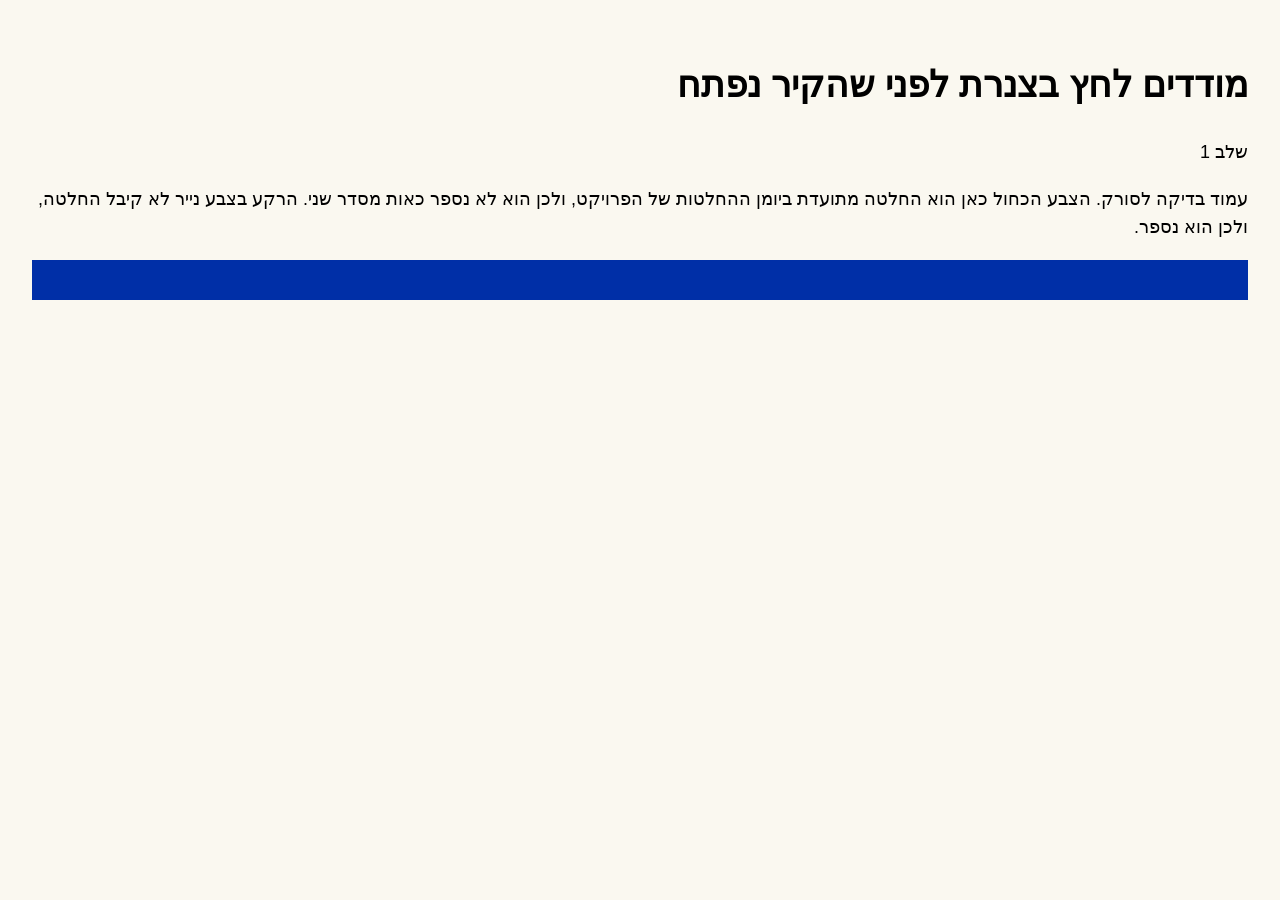
<file: skills/pattern-breaker/tests/fixtures/slop-waiver/index.html>
<!doctype html>
<html lang="he" dir="rtl">
<head>
<meta charset="utf-8">
<meta name="viewport" content="width=device-width, initial-scale=1">
<title>selftest · slop-scan decision waivers</title>
<style>
  body { margin: 0; padding: 32px; font: 18px/1.6 Arial, sans-serif; background: #FAF8F0; }
</style>
</head>
<body>
<!-- Fixture for selftest.mjs (URL mode): the accent is waived by a logged decision on its element;
     the paper colour and the mono labels are not waived. Not a design. -->
<main>
  <h1>מודדים לחץ בצנרת לפני שהקיר נפתח</h1>
  <p class="font-mono uppercase tracking-widest">שלב 1</p>
  <p>עמוד בדיקה לסורק. הצבע הכחול כאן הוא החלטה מתועדת ביומן ההחלטות של הפרויקט, ולכן הוא לא נספר כאות מסדר שני. הרקע בצבע נייר לא קיבל החלטה, ולכן הוא נספר.</p>
  <div data-slop-ok="klein-blue decision:D2 the survey stakes on site are painted this blue" style="background: #002FA7; height: 40px"></div>
</main>
</body>
</html>
</file>
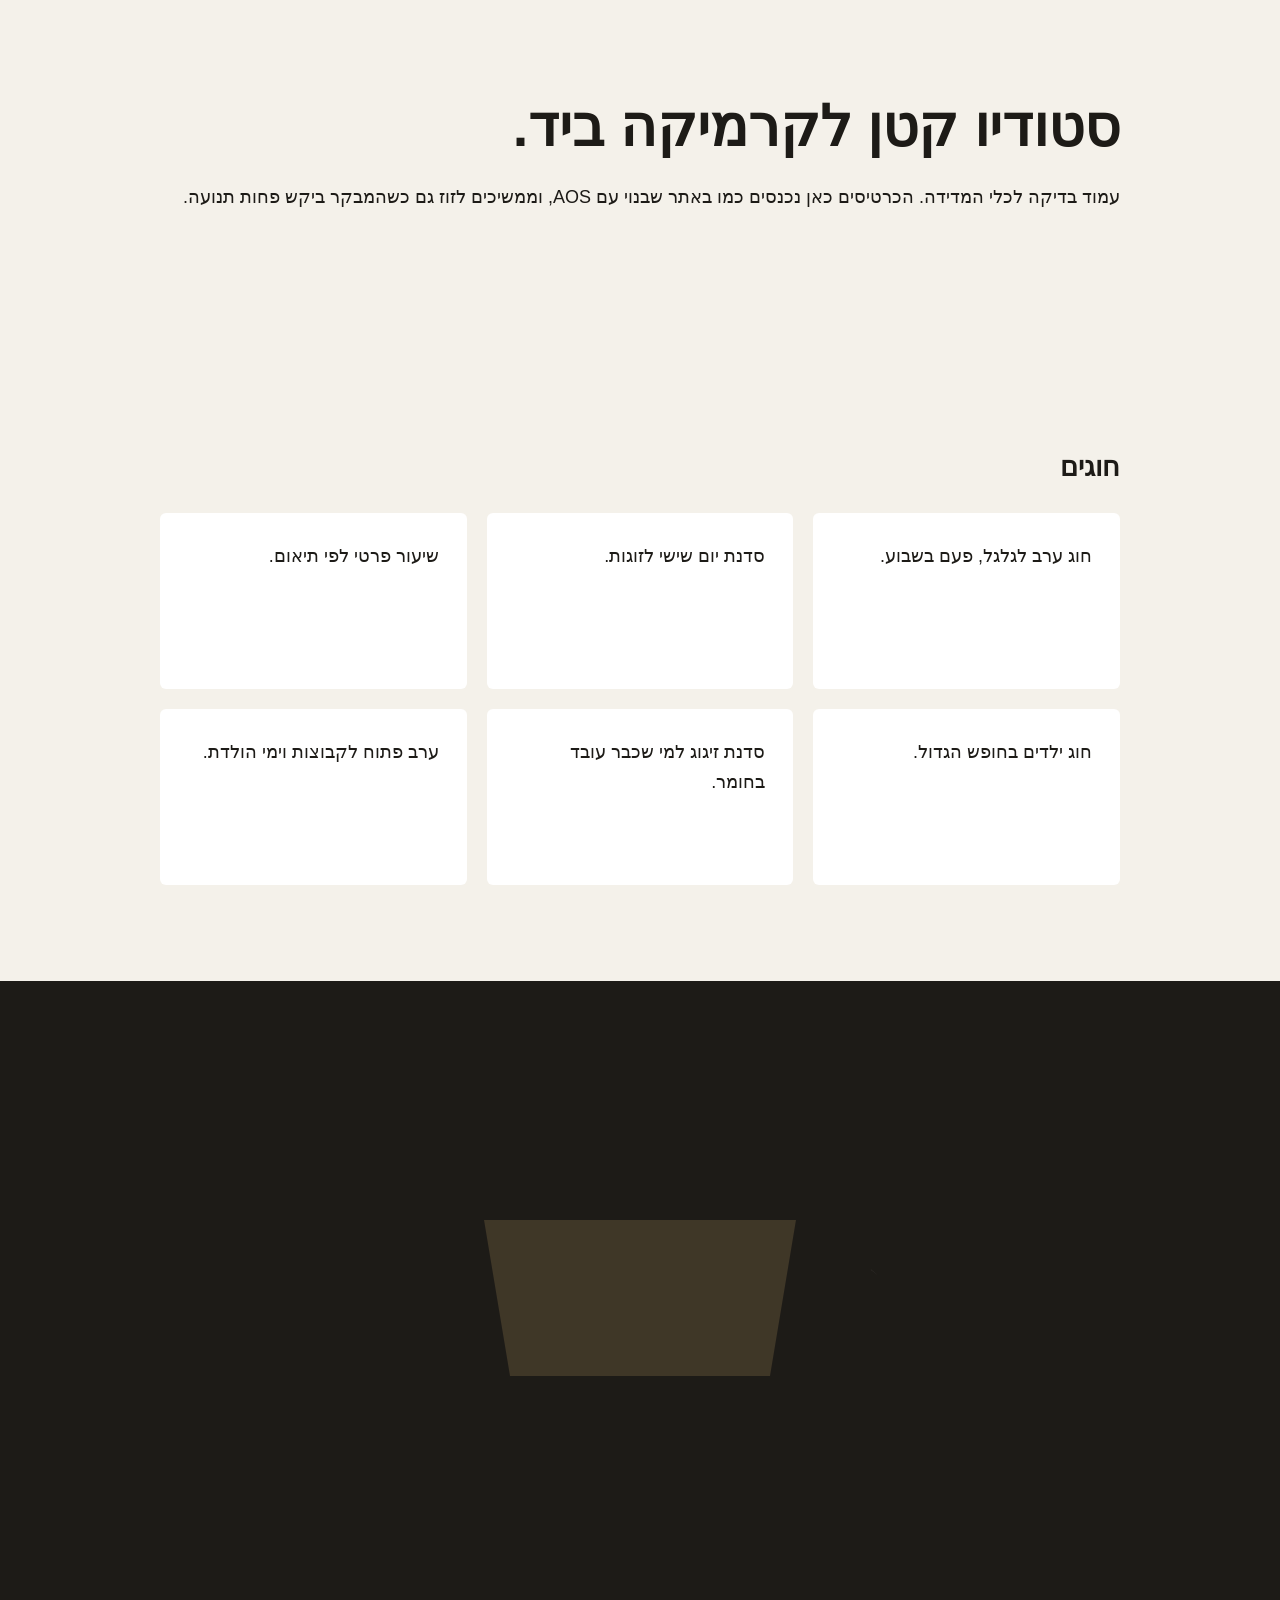
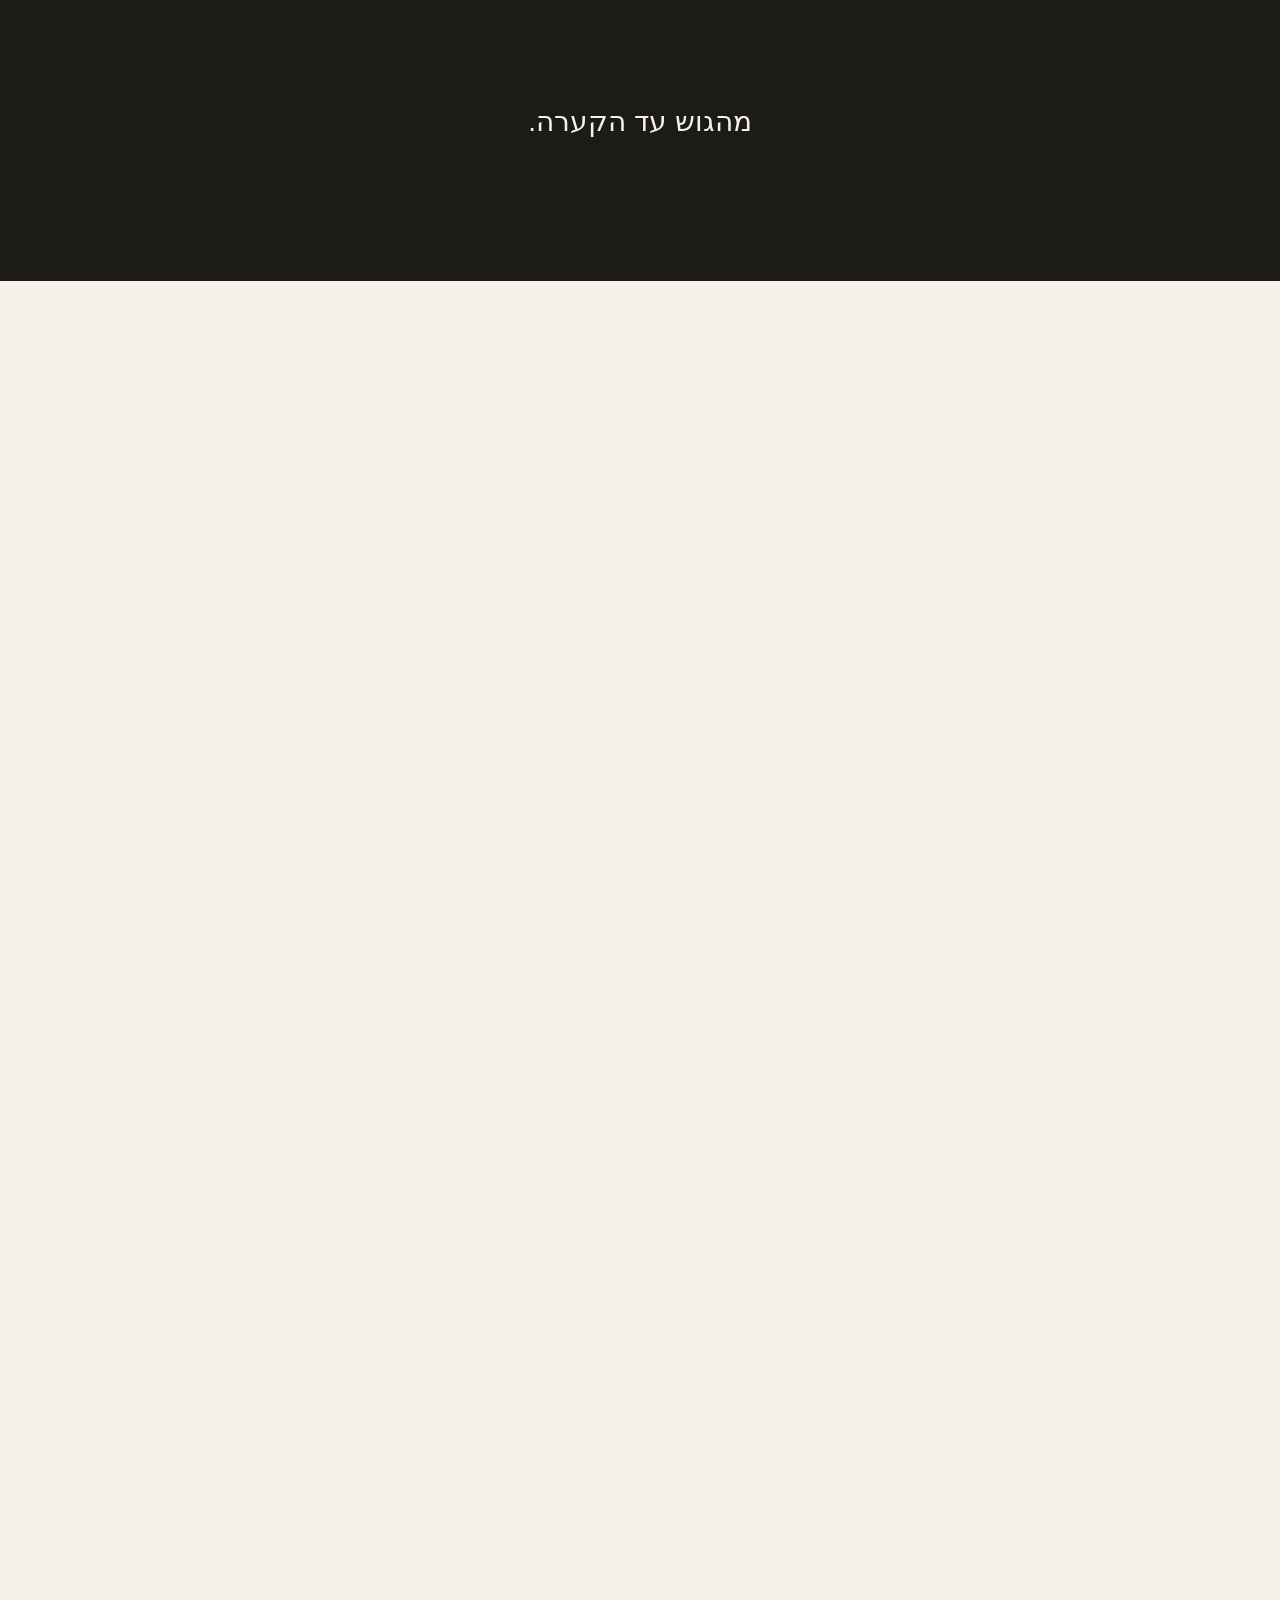
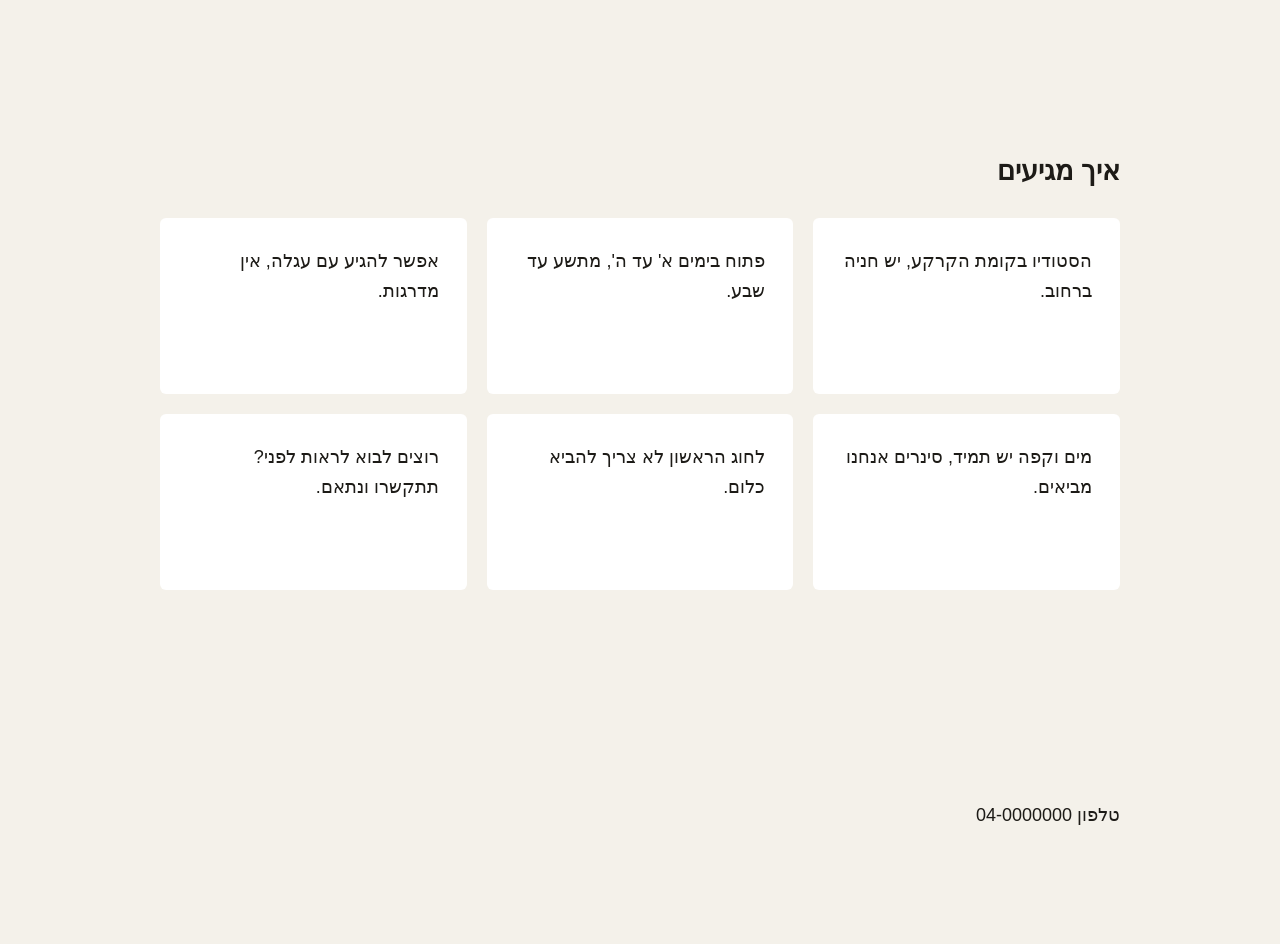
<file: skills/pattern-breaker/tests/fixtures/aos-like.html>
<!doctype html>
<html lang="he" dir="rtl">
<head>
<meta charset="utf-8">
<meta name="viewport" content="width=device-width, initial-scale=1">
<title>selftest · aos-like</title>
<!--
  Negative fixture for motion-audit. The reveals work like AOS: a class toggle on intersection,
  a CSS transition on transform and opacity, and no prefers-reduced-motion rule. They still slide
  in under reduced motion, so "reduced motion: nothing animates on scroll" must FAIL here.
  Also on the page, for the classifier: a sticky stage exactly 150vh long (the hold) with a path
  that draws (stroke-dashoffset) and a path that morphs (d), both also fading, both scrubbed by
  scroll and both off under reduced motion.
-->
<style>
  body { margin: 0; font: 18px/1.7 Arial, sans-serif; background: #f4f1ea; color: #1d1b17; }
  section { padding: 96px 24px; max-width: 960px; margin: 0 auto; }
  h1 { font-size: 56px; line-height: 1.1; margin: 0 0 24px; }
  .grid { display: grid; grid-template-columns: repeat(auto-fit, minmax(260px, 1fr)); gap: 20px; }
  .grid > div { background: #fff; padding: 28px; border-radius: 6px; min-height: 120px; }
  .reveal { opacity: 0; transform: translateY(40px); transition: opacity .6s ease, transform .6s ease; }
  .reveal.in { opacity: 1; transform: none; }
  .stage-wrap { height: 250vh; }
  .stage { position: sticky; top: 0; height: 100vh; display: grid; place-items: center; background: #1d1b17; color: #f4f1ea; }
  .stage svg { width: min(80vw, 520px); height: auto; }
  .stage p { margin: 0; font-size: 28px; }
</style>
</head>
<body>
<section id="intro">
  <h1>סטודיו קטן לקרמיקה ביד.</h1>
  <p>עמוד בדיקה לכלי המדידה. הכרטיסים כאן נכנסים כמו באתר שבנוי עם AOS, וממשיכים לזוז גם כשהמבקר ביקש פחות תנועה.</p>
</section>
<section id="classes">
  <h2>חוגים</h2>
  <div class="grid">
    <div class="reveal">חוג ערב לגלגל, פעם בשבוע.</div>
    <div class="reveal">סדנת יום שישי לזוגות.</div>
    <div class="reveal">שיעור פרטי לפי תיאום.</div>
    <div class="reveal">חוג ילדים בחופש הגדול.</div>
    <div class="reveal">סדנת זיגוג למי שכבר עובד בחומר.</div>
    <div class="reveal">ערב פתוח לקבוצות וימי הולדת.</div>
  </div>
</section>
<div class="stage-wrap" id="stage" data-section>
  <div class="stage">
    <svg viewBox="0 0 200 120" role="img" aria-label="קערה">
      <path id="draw" d="M10 60 C 50 110, 150 110, 190 60" fill="none" stroke="#f4f1ea" stroke-width="3" pathLength="1" stroke-dasharray="1" stroke-dashoffset="1"></path>
      <path id="morph" d="M40 40 L160 40 L150 100 L50 100 Z" fill="#c9a36a"></path>
    </svg>
    <p>מהגוש עד הקערה.</p>
  </div>
</div>
<section id="visit">
  <h2>איך מגיעים</h2>
  <div class="grid">
    <div class="reveal">הסטודיו בקומת הקרקע, יש חניה ברחוב.</div>
    <div class="reveal">פתוח בימים א' עד ה', מתשע עד שבע.</div>
    <div class="reveal">אפשר להגיע עם עגלה, אין מדרגות.</div>
    <div class="reveal">מים וקפה יש תמיד, סינרים אנחנו מביאים.</div>
    <div class="reveal">לחוג הראשון לא צריך להביא כלום.</div>
    <div class="reveal">רוצים לבוא לראות לפני? תתקשרו ונתאם.</div>
  </div>
</section>
<footer><section><p>טלפון 04-0000000</p></section></footer>
<script>
  // AOS-style: a class toggle 120px inside the viewport, with no reduced-motion branch.
  const io = new IntersectionObserver((entries) => entries.forEach((e) => {
    if (e.isIntersecting) { e.target.classList.add('in'); io.unobserve(e.target); }
  }), { rootMargin: '0px 0px -120px 0px' });
  document.querySelectorAll('.reveal').forEach((el) => io.observe(el));

  // The stage scene respects reduced motion: final state, no scroll link.
  const reduce = matchMedia('(prefers-reduced-motion: reduce)').matches;
  const draw = document.getElementById('draw');
  const morph = document.getElementById('morph');
  const from = [40, 40, 160, 40, 150, 100, 50, 100];
  const to = [20, 50, 180, 50, 130, 105, 70, 105];
  const shape = (p) => {
    const n = from.map((a, i) => (a + (to[i] - a) * p).toFixed(1));
    return `M${n[0]} ${n[1]} L${n[2]} ${n[3]} L${n[4]} ${n[5]} L${n[6]} ${n[7]} Z`;
  };
  const wrap = document.getElementById('stage');
  const update = () => {
    const r = wrap.getBoundingClientRect();
    const p = Math.min(1, Math.max(0, -r.top / (r.height - innerHeight)));
    draw.style.strokeDashoffset = String(1 - p);
    draw.style.opacity = String(0.2 + 0.8 * p);
    morph.setAttribute('d', shape(p));
    morph.style.opacity = String(0.2 + 0.8 * p);
  };
  if (reduce) { draw.style.strokeDashoffset = '0'; morph.setAttribute('d', shape(1)); }
  else { addEventListener('scroll', update, { passive: true }); update(); }
</script>
</body>
</html>
</file>
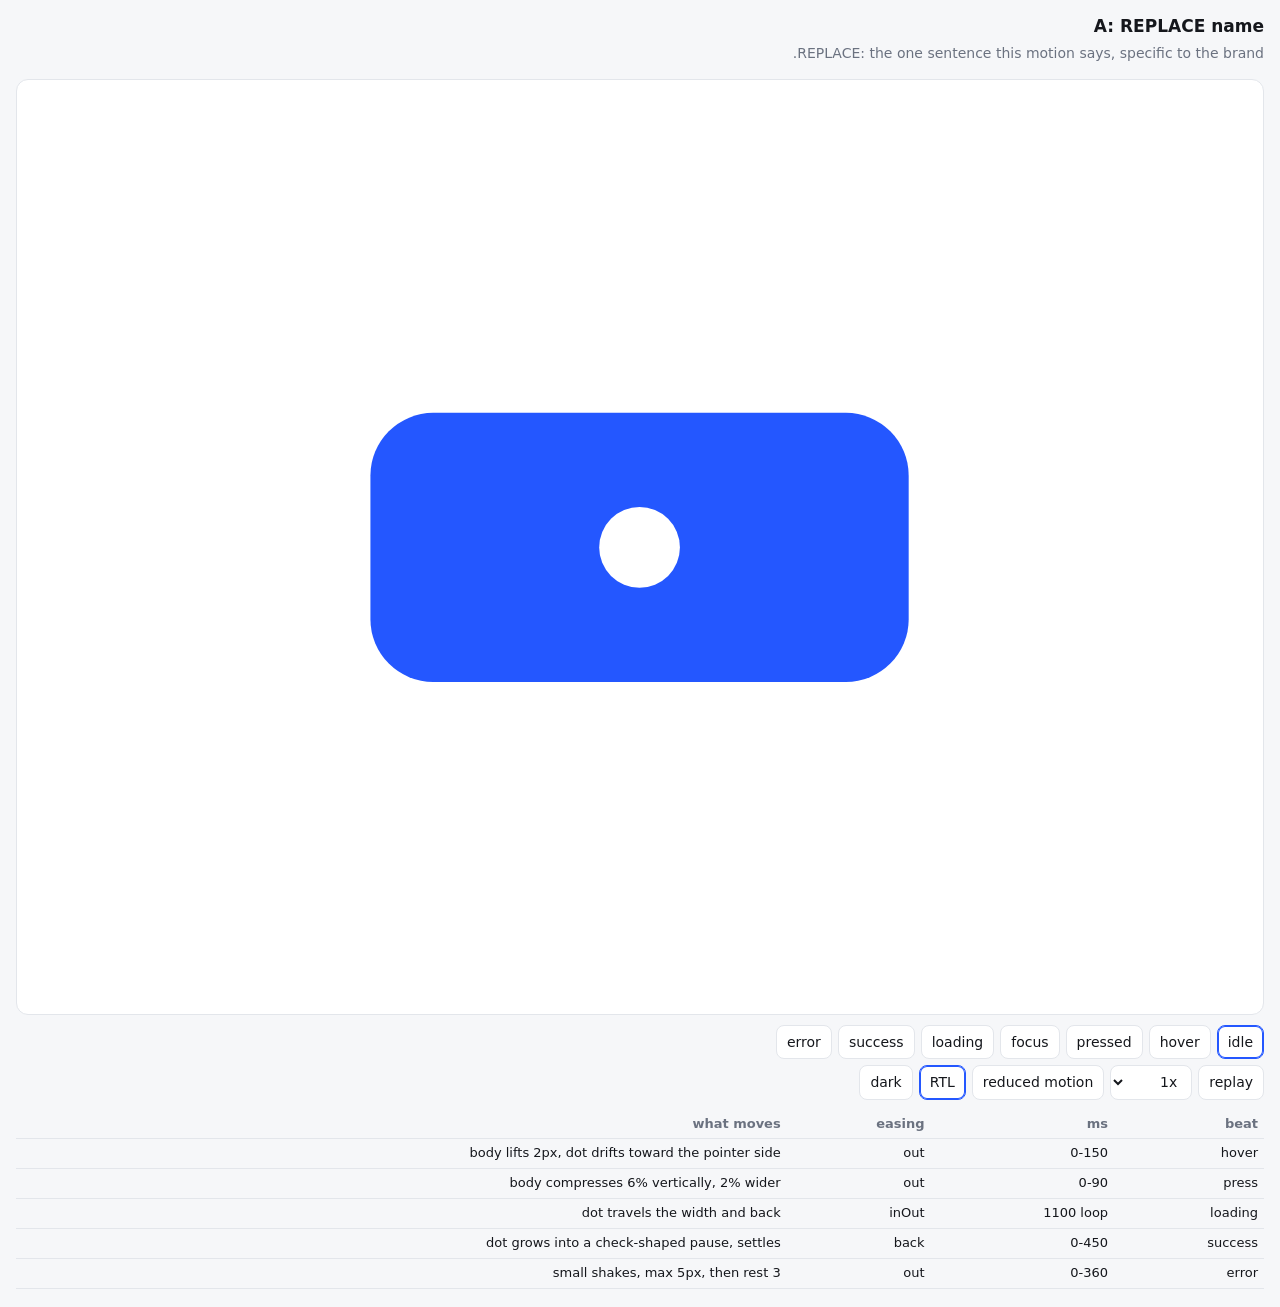
<file: skills/rive-studio/assets/sketch/sketch.template.html>
<!doctype html>
<!-- rive-studio motion sketch. Copy to design/rive/<piece>/sketches/<letter>.html and replace every REPLACE block.
     Disposable prototype: proves timing, easing, choreography and states before anything is built in Rive.
     No network, no libraries. Shapes are SVG; motion uses the Web Animations API through to() and loop(). -->
<html lang="he" dir="rtl">
<head>
<meta charset="utf-8">
<meta name="viewport" content="width=device-width, initial-scale=1">
<title>Sketch REPLACE-LETTER</title>
<style>
  :root {
    /* REPLACE with the project's tokens */
    --bg: #f6f7f9; --fg: #15171c; --muted: #6b7280; --accent: #2457ff; --panel: #ffffff; --line: #e3e6eb;
  }
  :root[data-theme="dark"] { --bg: #0f1115; --fg: #eef0f4; --muted: #9aa3af; --panel: #171a21; --line: #2a2f39; }
  * { box-sizing: border-box; }
  body { margin: 0; background: var(--bg); color: var(--fg); font: 14px/1.45 system-ui, sans-serif; }
  header { padding: 14px 16px 6px; }
  h1 { margin: 0; font-size: 17px; }
  .idea { margin: 4px 0 0; color: var(--muted); }
  .stage { margin: 10px 16px; background: var(--panel); border: 1px solid var(--line); border-radius: 12px;
           aspect-ratio: 4 / 3; display: grid; place-items: center; outline: none; touch-action: manipulation; }
  .stage:focus-visible { box-shadow: 0 0 0 3px var(--accent); }
  .stage svg { width: 72%; height: auto; overflow: visible; }
  .stage svg * { transform-box: fill-box; transform-origin: center; }
  [dir="rtl"] .mirror { transform: scaleX(-1); }       /* wrap direction-bearing groups in <g class="mirror"> */
  .controls { display: flex; flex-wrap: wrap; gap: 6px; padding: 0 16px; }
  button, select { font: inherit; padding: 6px 10px; border-radius: 8px; border: 1px solid var(--line);
                   background: var(--panel); color: var(--fg); cursor: pointer; }
  button[aria-pressed="true"] { border-color: var(--accent); box-shadow: inset 0 0 0 1px var(--accent); }
  table { margin: 10px 16px 18px; border-collapse: collapse; width: calc(100% - 32px); font-size: 13px; }
  td, th { border-bottom: 1px solid var(--line); padding: 5px 6px; text-align: start; vertical-align: top; }
  th { color: var(--muted); font-weight: 600; }
  .ltr { direction: ltr; unicode-bidi: isolate; display: inline-block; }
</style>
</head>
<body>
<header>
  <h1 id="title"></h1>
  <p class="idea" id="idea"></p>
</header>

<div class="stage" id="stage" tabindex="0" aria-label="sketch stage">
  <!-- REPLACE: the concept's shapes. Use the brand's own geometry (logo paths, traced objects).
       Give every animated part an id. Wrap direction-bearing parts in <g class="mirror">. -->
  <svg viewBox="0 0 200 150" role="img" aria-label="sketch">
    <rect id="body" x="40" y="45" width="120" height="60" rx="14" fill="var(--accent)"/>
    <circle id="dot" cx="100" cy="75" r="9" fill="var(--panel)"/>
  </svg>
</div>

<div class="controls" id="states" aria-label="states"></div>
<div class="controls" style="margin-top:6px">
  <button id="replay">replay</button>
  <select id="speed" aria-label="speed"><option value="1">1x</option><option value="2">0.5x</option><option value="4">0.25x</option></select>
  <button id="reduced" aria-pressed="false">reduced motion</button>
  <button id="dir" aria-pressed="true">RTL</button>
  <button id="theme" aria-pressed="false">dark</button>
</div>

<table aria-label="timing">
  <thead><tr><th>beat</th><th>ms</th><th>easing</th><th>what moves</th></tr></thead>
  <tbody id="timings"></tbody>
</table>

<script>
/* ---------- engine (keep as is) ---------- */
const R = { slow: 1, reduced: matchMedia('(prefers-reduced-motion: reduce)').matches, state: 'idle' };
const $ = (s) => document.querySelector(s);
const EASE = {                                   // personality curves from motion-craft.md section 2
  out: 'cubic-bezier(0.2, 0, 0, 1)', inOut: 'cubic-bezier(0.65, 0, 0.35, 1)',
  in: 'cubic-bezier(0.3, 0, 0.8, 0.15)', back: 'cubic-bezier(0.34, 1.56, 0.64, 1)', linear: 'linear',
};
// Animate el from wherever it is now to target. Interruptible: running animations are committed first.
function to(el, target, { ms = 200, ease = EASE.out, delay = 0 } = {}) {
  el.getAnimations().forEach((a) => { try { a.commitStyles(); } catch (e) {} a.cancel(); });
  const cs = getComputedStyle(el), from = {};
  for (const k of Object.keys(target)) from[k] = cs[k];
  const dur = R.reduced ? Math.min(ms, 150) * (('opacity' in target) ? 1 : 0) : ms * R.slow;
  const a = el.animate([from, target], { duration: dur, delay: R.reduced ? 0 : delay * R.slow, easing: ease, fill: 'forwards' });
  a.finished.then(() => { try { a.commitStyles(); a.cancel(); } catch (e) {} }).catch(() => {});
  return a;
}
// Seamless loop that the next to() call interrupts from its current frame. Disabled under reduced motion.
function loop(el, keyframes, { ms = 1000, ease = EASE.linear } = {}) {
  if (R.reduced) return null;
  el.getAnimations().forEach((a) => { try { a.commitStyles(); } catch (e) {} a.cancel(); });
  return el.animate(keyframes, { duration: ms * R.slow, iterations: Infinity, easing: ease });
}
function go(name) {
  R.state = name;
  document.querySelectorAll('#states button').forEach((b) => b.setAttribute('aria-pressed', String(b.dataset.s === name)));
  SKETCH.states[name]?.();
}
function boot() {
  $('#title').textContent = SKETCH.title; $('#idea').textContent = SKETCH.idea;
  const box = $('#states'); box.innerHTML = '';
  Object.keys(SKETCH.states).forEach((s) => {
    const b = document.createElement('button'); b.textContent = s; b.dataset.s = s; b.onclick = () => go(s); box.append(b);
  });
  $('#timings').innerHTML = SKETCH.timings.map((t) =>
    `<tr><td>${t.beat}</td><td><span class="ltr">${t.ms}</span></td><td><span class="ltr">${t.ease}</span></td><td>${t.what}</td></tr>`).join('');
  const st = $('#stage');                       // pointer and keyboard drive the same states as the buttons
  st.onpointerenter = (e) => { if (e.pointerType === 'mouse') go('hover'); };
  st.onpointerleave = () => go('idle');
  st.onpointerdown = () => go('pressed');
  st.onpointerup = (e) => go(e.pointerType === 'mouse' ? 'hover' : 'idle');
  st.onfocus = () => SKETCH.states.focus && go('focus');
  st.onblur = () => go('idle');
  st.onkeydown = (e) => { if (e.key === 'Enter' || e.key === ' ') { e.preventDefault(); go('pressed'); setTimeout(() => go('idle'), 160 * R.slow); } };
  go('idle');
}
$('#replay').onclick = () => { const s = R.state; go('idle'); setTimeout(() => go(s), 60); };
$('#speed').onchange = (e) => { R.slow = Number(e.target.value); };
$('#reduced').onclick = (e) => { R.reduced = !R.reduced; e.target.setAttribute('aria-pressed', String(R.reduced)); go(R.state); };
$('#reduced').setAttribute('aria-pressed', String(R.reduced));
$('#dir').onclick = (e) => { const rtl = document.documentElement.dir !== 'rtl'; document.documentElement.dir = rtl ? 'rtl' : 'ltr'; e.target.setAttribute('aria-pressed', String(rtl)); };
$('#theme').onclick = (e) => { const d = document.documentElement.dataset.theme !== 'dark'; document.documentElement.dataset.theme = d ? 'dark' : 'light'; e.target.setAttribute('aria-pressed', String(d)); };

/* ---------- REPLACE: the concept ---------- */
const body = $('#body'), dot = $('#dot');
const SKETCH = {
  title: 'A: REPLACE name',
  idea: 'REPLACE: the one sentence this motion says, specific to the brand.',
  timings: [                                     // becomes the Motion spec section of the contract
    { beat: 'hover', ms: '0-150', ease: 'out', what: 'body lifts 2px, dot drifts toward the pointer side' },
    { beat: 'press', ms: '0-90', ease: 'out', what: 'body compresses 6% vertically, 2% wider' },
    { beat: 'loading', ms: '1100 loop', ease: 'inOut', what: 'dot travels the width and back' },
    { beat: 'success', ms: '0-450', ease: 'back', what: 'dot grows into a check-shaped pause, settles' },
    { beat: 'error', ms: '0-360', ease: 'out', what: '3 small shakes, max 5px, then rest' },
  ],
  states: {
    idle:    () => { to(body, { transform: 'translateY(0) scale(1, 1)' }, { ms: 220 }); to(dot, { transform: 'translateX(0) scale(1)', opacity: 1 }, { ms: 220 }); },
    hover:   () => { to(body, { transform: 'translateY(-2px) scale(1, 1)' }, { ms: 150 }); to(dot, { transform: 'translateX(6px) scale(1)' }, { ms: 180 }); },
    pressed: () => { to(body, { transform: 'translateY(0) scale(1.02, 0.94)' }, { ms: 90 }); },
    focus:   () => { to(body, { transform: 'translateY(-1px) scale(1, 1)' }, { ms: 150 }); },
    loading: () => { to(body, { transform: 'translateY(0) scale(1, 1)' }, { ms: 150 });
                     loop(dot, [{ transform: 'translateX(-40px)' }, { transform: 'translateX(40px)' }, { transform: 'translateX(-40px)' }], { ms: 1100, ease: EASE.inOut }); },
    success: () => { to(dot, { transform: 'translateX(0) scale(2.2)' }, { ms: 450, ease: EASE.back }); },
    error:   () => { to(dot, { transform: 'translateX(0) scale(1)' }, { ms: 120 });
                     if (!R.reduced) body.animate([{ transform: 'translateX(0)' }, { transform: 'translateX(-5px)' }, { transform: 'translateX(5px)' },
                       { transform: 'translateX(-3px)' }, { transform: 'translateX(0)' }], { duration: 360 * R.slow, easing: EASE.out }); },
  },
};
boot();
</script>
</body>
</html>
</file>
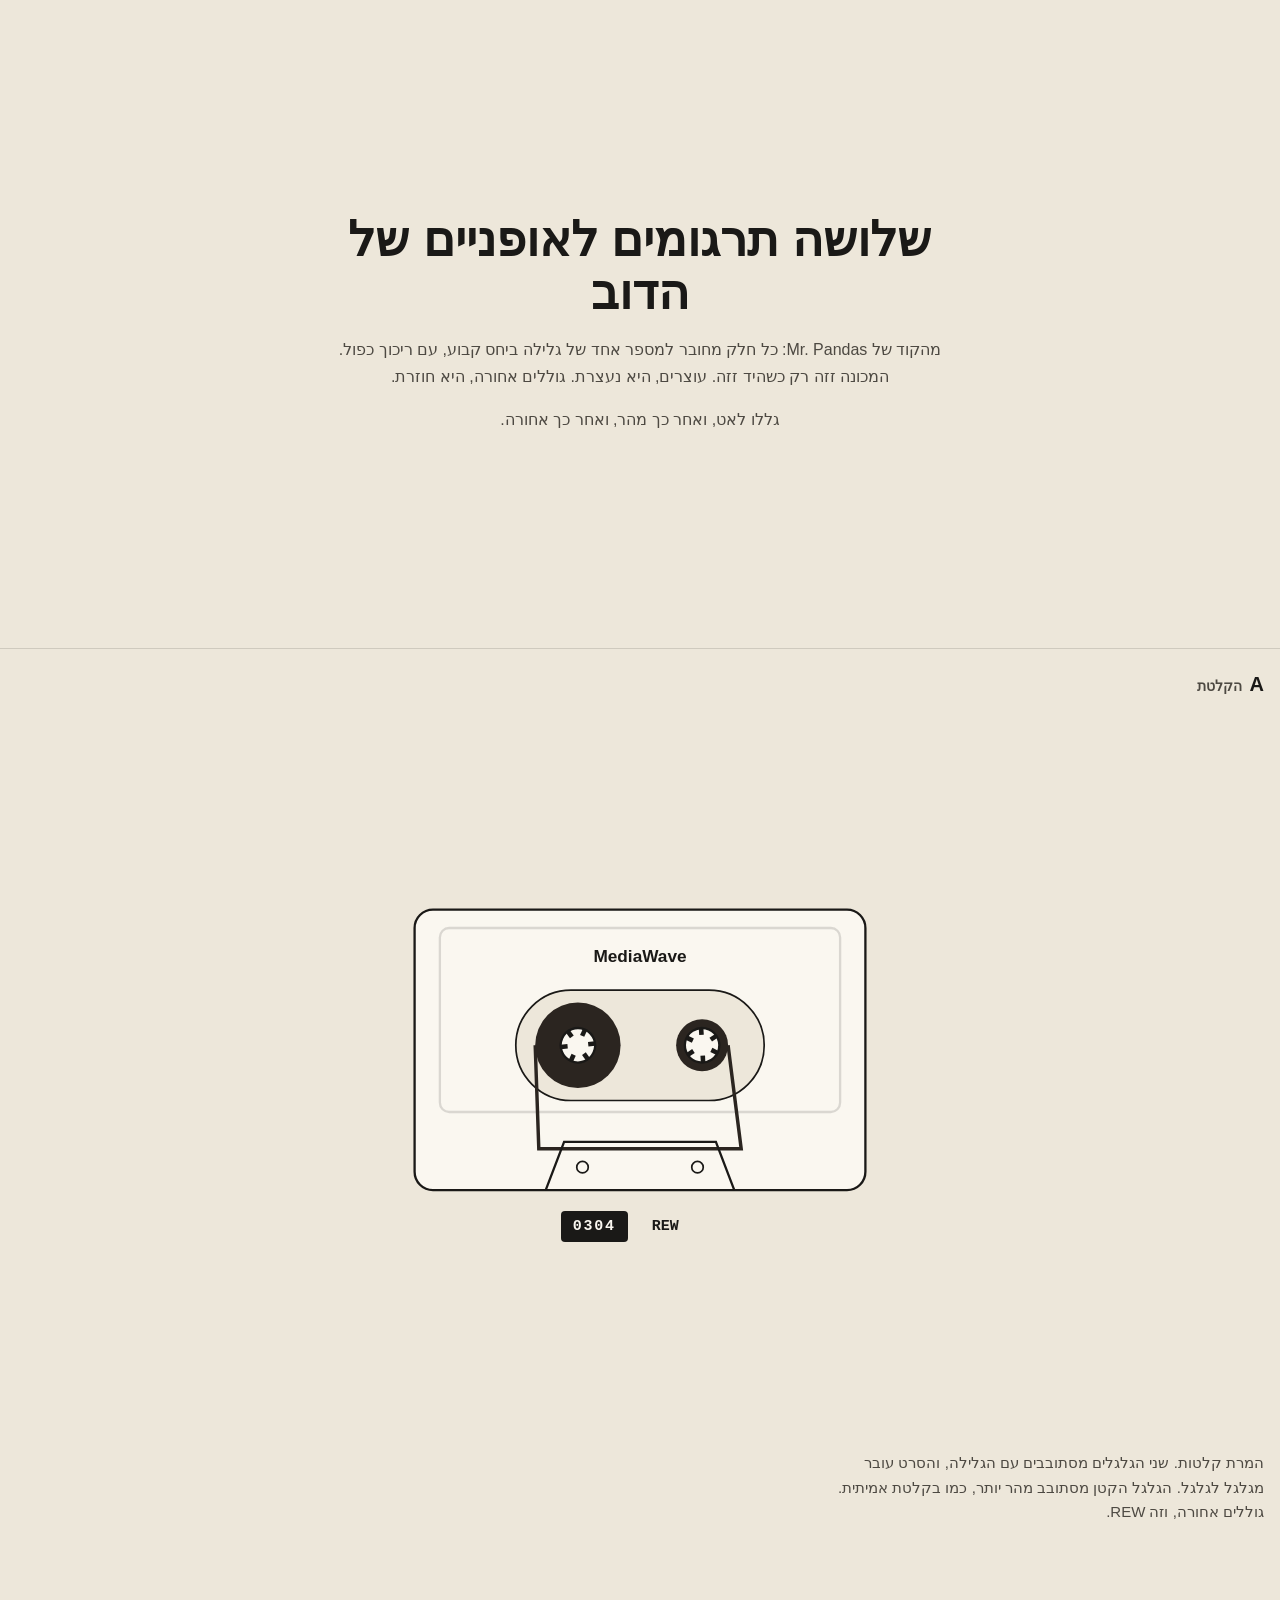
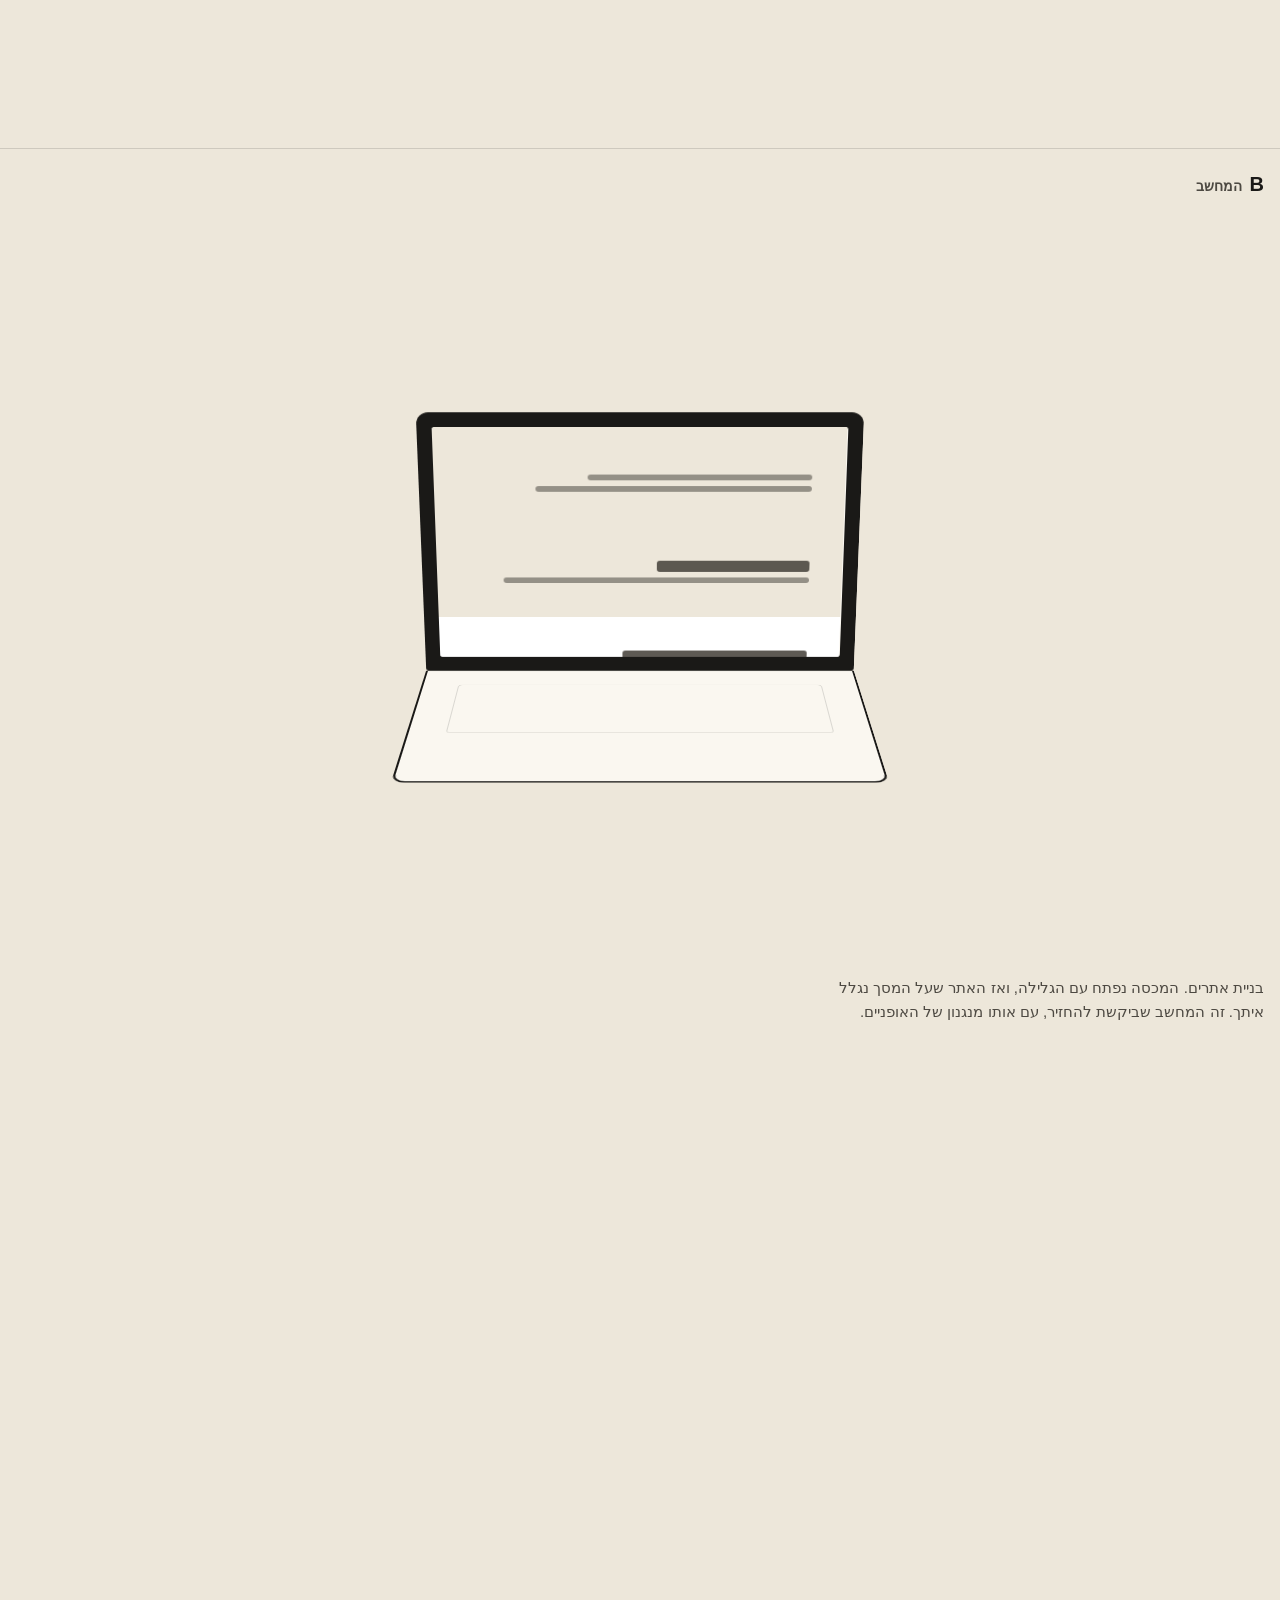
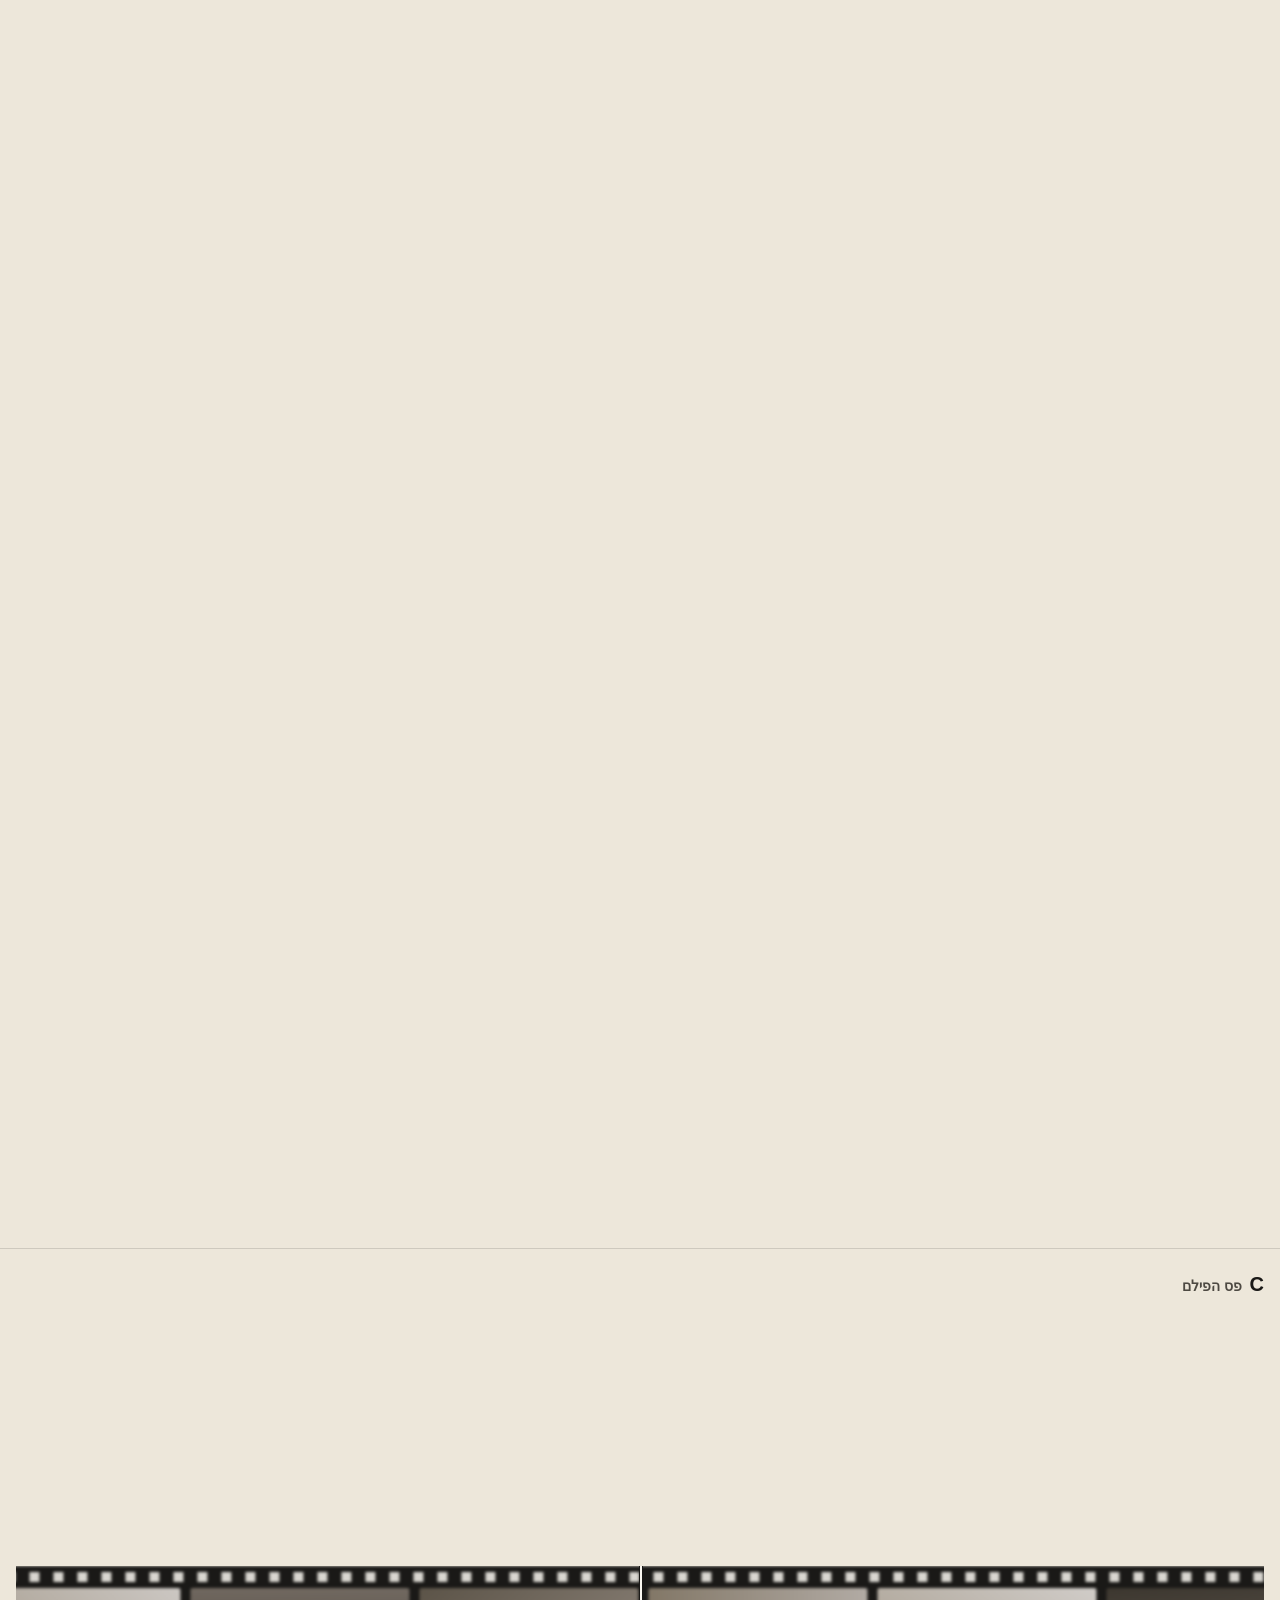
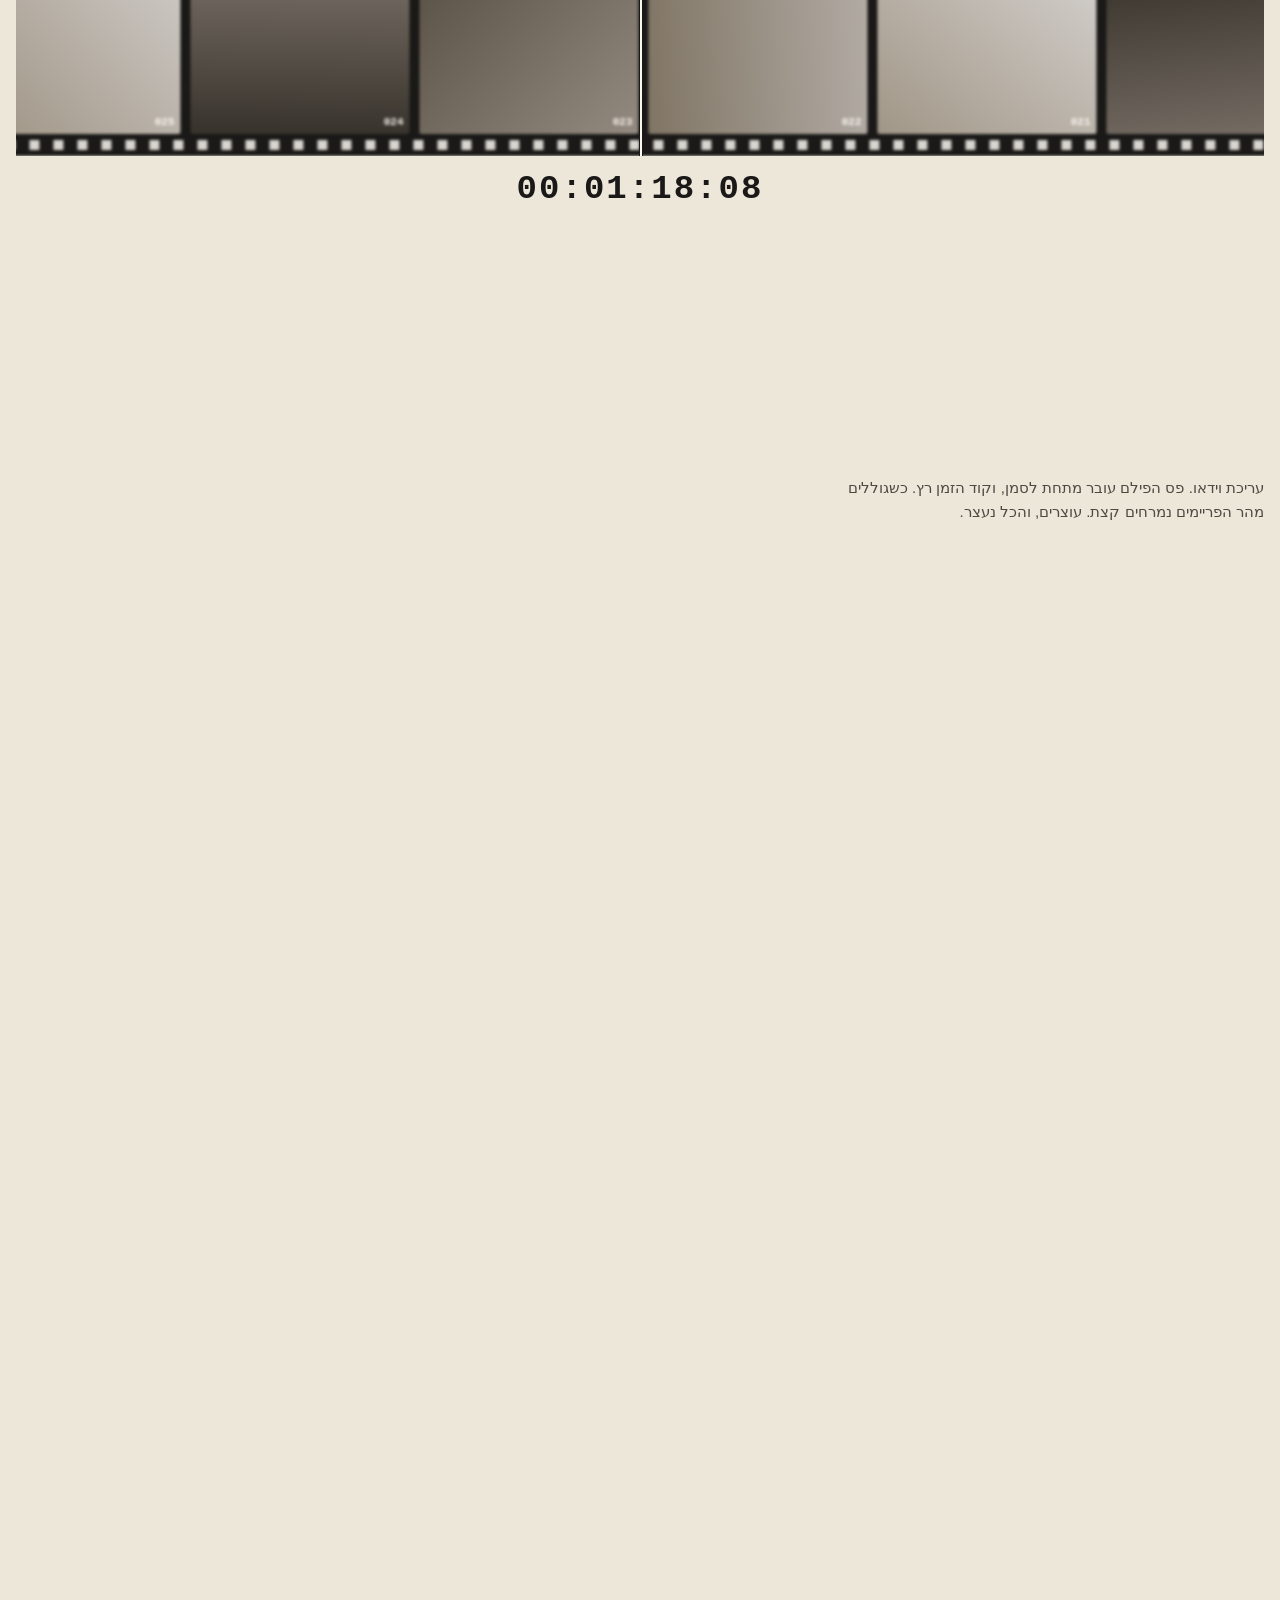
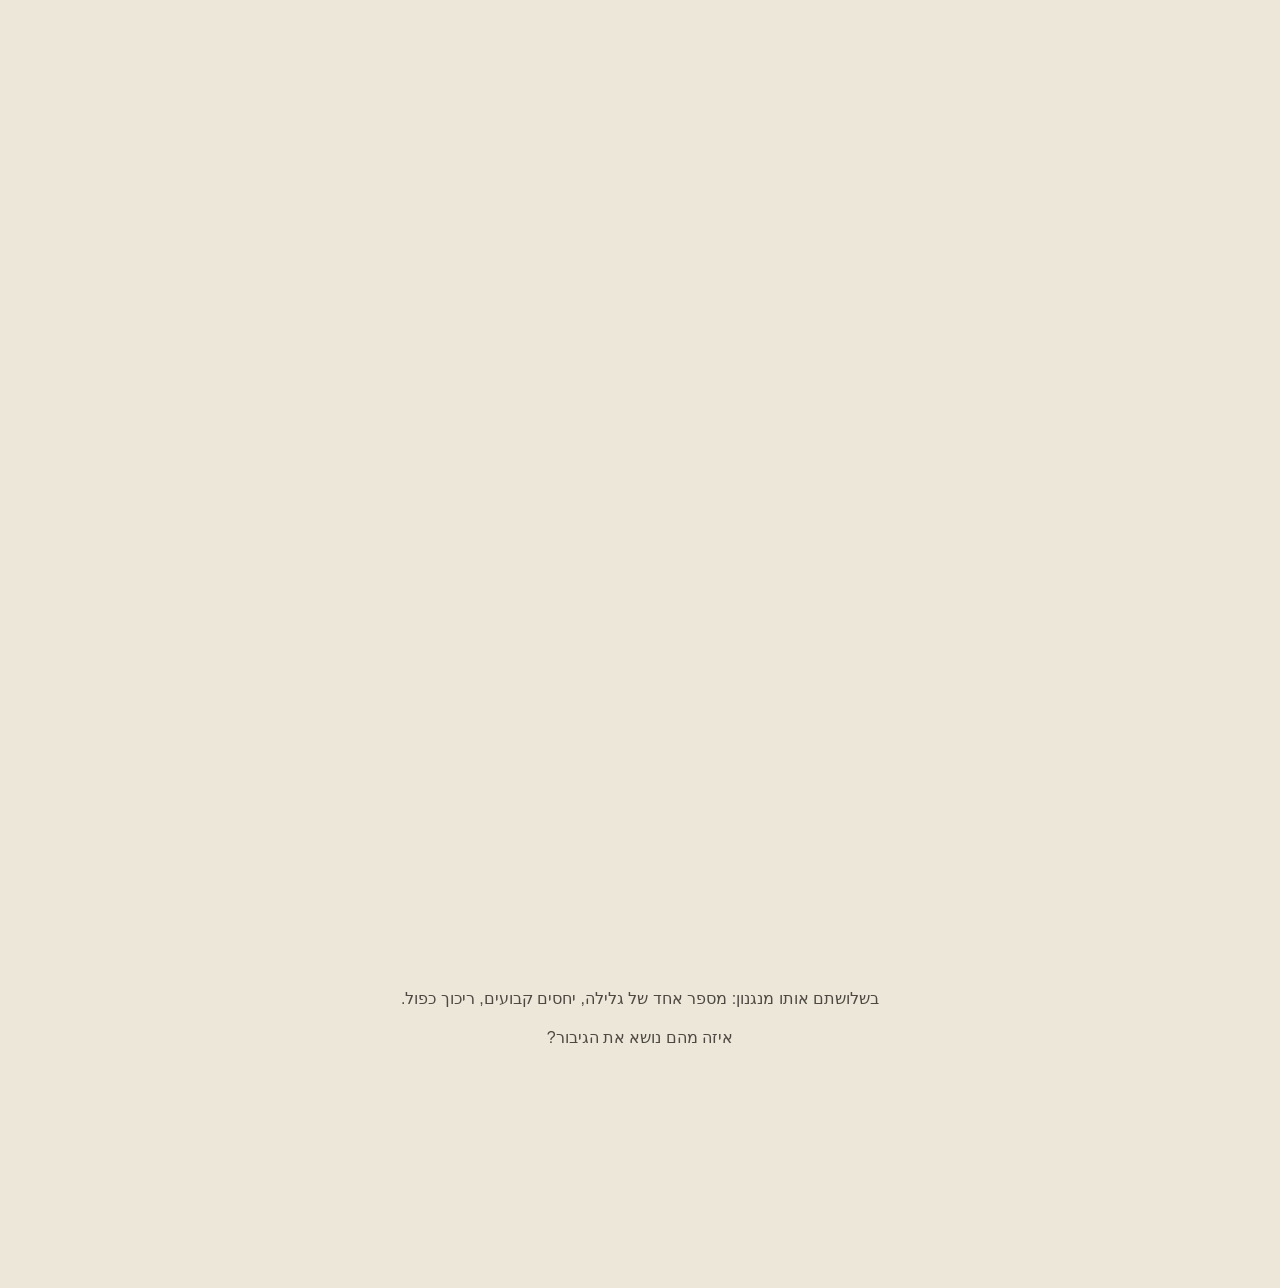
<file: skills/site-director/assets/lab/bike-translations.html>
<!doctype html>
<html lang="he" dir="rtl">
<head>
<meta charset="utf-8">
<meta name="viewport" content="width=device-width, initial-scale=1">
<title>סבב העין: שלושה תרגומים</title>
<style>
:root{--cream:#EDE7DA;--paper:#FAF7F0;--ink:#1A1917;--ink2:#4D4942;--tape:#2B2520;--line:rgba(26,25,23,.14)}
*{box-sizing:border-box;margin:0}
html{background:var(--cream);color:var(--ink);font-family:"Noto Sans Hebrew",Arial,sans-serif}
body{background:var(--cream)}
.intro{min-height:72svh;display:grid;place-content:center;gap:16px;padding:48px 16px;text-align:center;max-width:640px;margin:0 auto}
h1{font-size:clamp(28px,6vw,48px);font-weight:800;line-height:1.1}
.intro p,.end p{color:var(--ink2);line-height:1.7}
.scene{height:300svh;position:relative;border-top:1px solid var(--line)}
.stage{position:sticky;top:0;height:100svh;display:grid;grid-template-rows:auto 1fr auto;gap:12px;padding:24px 16px;overflow:hidden}
.tag{font-weight:700;color:var(--ink2);font-size:14px}
.tag b{color:var(--ink);font-size:20px;margin-inline-end:8px}
.cap{color:var(--ink2);line-height:1.65;font-size:15px;max-width:52ch}
.art{display:grid;place-items:center;align-content:center;gap:16px;min-height:0}
.end{min-height:60svh;display:grid;place-content:center;gap:12px;padding:48px 16px;text-align:center;max-width:640px;margin:0 auto}

/* A: cassette */
.cass{width:min(88vw,460px);height:auto;overflow:visible}
.deck{display:flex;gap:24px;align-items:center;font:700 15px/1 ui-monospace,Consolas,monospace;direction:ltr}
.deck .cnt{background:var(--ink);color:var(--paper);padding:8px 12px;border-radius:4px;letter-spacing:.12em;font-variant-numeric:tabular-nums}
.deck .lamp{min-width:4.5em;color:var(--ink2)}
.deck .lamp.on{color:var(--ink)}

/* B: laptop */
.lap{width:min(80vw,440px);aspect-ratio:1/1;perspective:1300px;perspective-origin:50% 0%;display:grid;align-items:center}
.rig{position:relative;width:100%;aspect-ratio:16/10;transform-style:preserve-3d;transform:translateY(-14%) rotateX(-16deg)}
.base{position:absolute;inset-inline:0;top:100%;height:72%;transform-origin:50% 0;transform:rotateX(90deg);background:var(--paper);border:2px solid var(--ink);border-radius:2px 2px 12px 12px}
.base::after{content:"";position:absolute;inset:14% 8% 40%;border:1.5px solid var(--line);border-radius:4px}
.lid{position:absolute;inset:0;transform-origin:50% 100%;transform-style:preserve-3d}
.face{position:absolute;inset:0;border-radius:12px 12px 2px 2px}
.screen{background:var(--ink);padding:3.5%;overflow:hidden}
.view{width:100%;height:100%;overflow:hidden;border-radius:3px;background:var(--paper)}
.site{will-change:transform}
.band{padding:9% 8%;display:grid;gap:6px}
.band.k{background:var(--ink)}.band.c{background:var(--cream)}.band.w{background:#fff}
.ln{height:6px;border-radius:3px;background:var(--ink2);opacity:.55}
.band.k .ln{background:var(--paper)}
.ln.h{height:12px;opacity:.9}
.back{transform:rotateX(180deg);background:var(--ink);display:grid;place-items:center;color:var(--paper);font-weight:800;font-size:clamp(14px,3.6vw,20px)}

/* C: film strip */
.film{position:relative;width:100%;height:clamp(120px,34vw,190px);overflow:hidden}
.strip{position:absolute;inset-inline-end:auto;right:0;top:0;height:100%;display:flex;background:var(--ink);padding:22px 0;will-change:transform}
.strip::before,.strip::after{content:"";position:absolute;inset-inline:0;height:10px;background:repeating-linear-gradient(90deg,var(--paper) 0 10px,transparent 10px 24px);opacity:.85}
.strip::before{top:6px}.strip::after{bottom:6px}
.fr{flex:none;height:100%;aspect-ratio:3/2;margin-inline:5px;border-radius:2px;display:grid;place-items:end start;padding:6px;color:var(--paper);font:700 11px/1 ui-monospace,Consolas,monospace}
.head{position:absolute;top:-6px;bottom:-6px;left:50%;width:2px;background:var(--paper);box-shadow:0 0 0 1px var(--ink)}
.tc{font:700 clamp(22px,6vw,34px)/1 ui-monospace,Consolas,monospace;direction:ltr;font-variant-numeric:tabular-nums;letter-spacing:.06em}
@media (prefers-reduced-motion: reduce){html:not(.force) .scene{height:auto}html:not(.force) .stage{position:relative;height:auto;min-height:100svh}}
.force-btn{position:fixed;bottom:16px;inset-inline:16px;min-height:48px;border:0;border-radius:4px;background:var(--ink);color:var(--paper);font:700 15px/1.3 inherit;font-family:inherit;padding:12px;cursor:pointer;z-index:9}
</style>
</head>
<body>

<header class="intro">
  <h1>שלושה תרגומים לאופניים של הדוב</h1>
  <p>מהקוד של Mr. Pandas: כל חלק מחובר למספר אחד של גלילה ביחס קבוע, עם ריכוך כפול.<br>
  המכונה זזה רק כשהיד זזה. עוצרים, היא נעצרת. גוללים אחורה, היא חוזרת.</p>
  <p>גללו לאט, ואחר כך מהר, ואחר כך אחורה.</p>
</header>

<section class="scene" id="sA">
  <div class="stage">
    <p class="tag"><b>A</b>הקלטת</p>
    <div class="art">
      <svg class="cass" viewBox="0 0 400 252" aria-hidden="true">
        <rect x="4" y="4" width="392" height="244" rx="16" fill="var(--paper)" stroke="var(--ink)" stroke-width="2"/>
        <rect x="26" y="20" width="348" height="160" rx="8" fill="none" stroke="var(--line)" stroke-width="2"/>
        <text x="200" y="50" text-anchor="middle" font-size="15" font-weight="800" fill="var(--ink)" direction="ltr">MediaWave</text>
        <rect x="92" y="74" width="216" height="96" rx="48" fill="var(--cream)" stroke="var(--ink)" stroke-width="1.5"/>
        <path id="tape" fill="none" stroke="var(--tape)" stroke-width="3"/>
        <circle id="packL" cx="146" cy="122" fill="var(--tape)"/>
        <circle id="packR" cx="254" cy="122" fill="var(--tape)"/>
        <g id="hubL"></g><g id="hubR"></g>
        <path d="M118 248 L134 206 H266 L282 248" fill="none" stroke="var(--ink)" stroke-width="2"/>
        <circle cx="150" cy="228" r="5" fill="none" stroke="var(--ink)" stroke-width="1.5"/>
        <circle cx="250" cy="228" r="5" fill="none" stroke="var(--ink)" stroke-width="1.5"/>
      </svg>
      <div class="deck"><span class="cnt" id="cnt">0000</span><span class="lamp" id="lamp">STOP</span></div>
    </div>
    <p class="cap">המרת קלטות. שני הגלגלים מסתובבים עם הגלילה, והסרט עובר מגלגל לגלגל.
      הגלגל הקטן מסתובב מהר יותר, כמו בקלטת אמיתית. גוללים אחורה, וזה REW.</p>
  </div>
</section>

<section class="scene" id="sB">
  <div class="stage">
    <p class="tag"><b>B</b>המחשב</p>
    <div class="art">
      <div class="lap"><div class="rig">
        <div class="base"></div>
        <div class="lid" id="lid">
          <div class="face screen"><div class="view"><div class="site" id="site">
            <div class="band k"><div class="ln h" style="width:70%"></div><div class="ln" style="width:50%"></div></div>
            <div class="band k"><div class="ln" style="width:40%"></div></div>
            <div class="band c"><div class="ln h" style="width:60%"></div><div class="ln" style="width:85%"></div><div class="ln" style="width:75%"></div></div>
            <div class="band c"><div class="ln" style="width:65%"></div><div class="ln" style="width:80%"></div></div>
            <div class="band c"><div class="ln h" style="width:45%"></div><div class="ln" style="width:90%"></div></div>
            <div class="band w"><div class="ln h" style="width:55%"></div><div class="ln" style="width:70%"></div><div class="ln" style="width:60%"></div></div>
            <div class="band w"><div class="ln" style="width:85%"></div><div class="ln" style="width:50%"></div></div>
            <div class="band k"><div class="ln" style="width:35%"></div><div class="ln" style="width:25%"></div></div>
          </div></div></div>
          <div class="face back">MediaWave</div>
        </div>
      </div></div>
    </div>
    <p class="cap">בניית אתרים. המכסה נפתח עם הגלילה, ואז האתר שעל המסך נגלל איתך.
      זה המחשב שביקשת להחזיר, עם אותו מנגנון של האופניים.</p>
  </div>
</section>

<section class="scene" id="sC">
  <div class="stage">
    <p class="tag"><b>C</b>פס הפילם</p>
    <div class="art">
      <div class="film"><div class="strip" id="strip"></div><div class="head"></div></div>
      <div class="tc" id="tc">00:00:00:00</div>
    </div>
    <p class="cap">עריכת וידאו. פס הפילם עובר מתחת לסמן, וקוד הזמן רץ.
      כשגוללים מהר הפריימים נמרחים קצת. עוצרים, והכל נעצר.</p>
  </div>
</section>

<footer class="end">
  <p>בשלושתם אותו מנגנון: מספר אחד של גלילה, יחסים קבועים, ריכוך כפול.</p>
  <p>איזה מהם נושא את הגיבור?</p>
</footer>

<button class="force-btn" id="force" hidden>התנועה כבויה במחשב הזה. להפעיל אותה בסקיצה</button>

<script>
(() => {
  const NS = 'http://www.w3.org/2000/svg';
  const reduce = matchMedia('(prefers-reduced-motion: reduce)').matches;
  const lerp = (a, b, t) => a + (b - a) * t;
  const clamp = (v, a = 0, b = 1) => Math.min(b, Math.max(a, v));
  const $ = (id) => document.getElementById(id);

  // A: cassette. Tape is conserved: pack area tracks progress, so the smaller reel turns faster.
  const R0 = 17, R1 = 40, TAPE = 2600;
  const hub = (g) => {
    const c = document.createElementNS(NS, 'circle');
    c.setAttribute('r', 15); c.setAttribute('fill', 'var(--paper)');
    c.setAttribute('stroke', 'var(--ink)'); c.setAttribute('stroke-width', 2);
    g.appendChild(c);
    for (let k = 0; k < 6; k++) {
      const t = document.createElementNS(NS, 'rect');
      t.setAttribute('x', -2); t.setAttribute('y', -15); t.setAttribute('width', 4); t.setAttribute('height', 6);
      t.setAttribute('fill', 'var(--ink)'); t.setAttribute('transform', `rotate(${k * 60})`);
      g.appendChild(t);
    }
  };
  hub($('hubL')); hub($('hubR'));
  const cass = { aL: 0, aR: 0, dL: 0, dR: 0 };
  function drawCassette(e, de) {
    const rL = Math.sqrt(R0 * R0 + (1 - e) * (R1 * R1 - R0 * R0));
    const rR = Math.sqrt(R0 * R0 + e * (R1 * R1 - R0 * R0));
    $('packL').setAttribute('r', rL.toFixed(2));
    $('packR').setAttribute('r', rR.toFixed(2));
    const ds = de * TAPE;
    cass.aL += (ds / rL) * 57.2958; cass.aR += (ds / rR) * 57.2958;
    cass.dL = lerp(cass.dL, cass.aL, 0.1); cass.dR = lerp(cass.dR, cass.aR, 0.1);
    $('hubL').setAttribute('transform', `translate(146 122) rotate(${cass.dL.toFixed(2)})`);
    $('hubR').setAttribute('transform', `translate(254 122) rotate(${cass.dR.toFixed(2)})`);
    $('tape').setAttribute('d', `M${146 - rL} 122 L112 212 H288 L${254 + rR} 122`);
    $('cnt').textContent = String(Math.round(e * 1800)).padStart(4, '0');
    const lamp = $('lamp');
    const state = de > 0.0003 ? 'PLAY' : de < -0.0003 ? 'REW' : 'STOP';
    if (lamp.textContent !== state) { lamp.textContent = state; lamp.classList.toggle('on', state !== 'STOP'); }
  }

  // B: laptop. The lid opens over the first 35%, then the site on the screen scrolls at a fixed ratio.
  const lap = { a: -90, y: 0 };
  const lid = { screen: document.querySelector('.screen'), back: document.querySelector('.back') };
  function drawLaptop(e) {
    const open = clamp(e / 0.35);
    lap.a = lerp(lap.a, -90 + open * 102, 0.1);
    $('lid').style.transform = `rotateX(${lap.a.toFixed(2)}deg)`;
    // The camera looks down 16deg: past -74deg the lid shows its back, the logo.
    const shut = lap.a < -74;
    lid.screen.style.visibility = shut ? 'hidden' : 'visible';
    lid.back.style.visibility = shut ? 'visible' : 'hidden';
    const site = $('site'), view = site.parentElement;
    const travel = Math.max(0, site.offsetHeight - view.clientHeight);
    lap.y = lerp(lap.y, clamp((e - 0.4) / 0.6) * travel, 0.1);
    site.style.transform = `translateY(${(-lap.y).toFixed(1)}px)`;
  }

  // C: film strip. Frames pass the playhead; blur only while moving fast.
  const strip = $('strip');
  for (let i = 0; i < 36; i++) {
    const f = document.createElement('div');
    f.className = 'fr';
    const l = 18 + ((i * 37) % 50);
    f.style.background = `linear-gradient(${(i * 47) % 180}deg, hsl(36 12% ${l}%), hsl(30 8% ${l + 22}%))`;
    f.textContent = String(i + 1).padStart(3, '0');
    strip.appendChild(f);
  }
  const film = { x: 0 };
  const tc = (n) => [Math.floor(n / 90000), Math.floor(n / 1500) % 60, Math.floor(n / 25) % 60, n % 25]
    .map((v) => String(v).padStart(2, '0')).join(':');
  function drawFilm(e, de) {
    const view = strip.parentElement.clientWidth;
    const travel = Math.max(0, strip.scrollWidth - view);
    film.x = lerp(film.x, e * travel, 0.1);
    strip.style.transform = `translateX(${film.x.toFixed(1)}px)`;
    strip.style.filter = `blur(${Math.min(Math.abs(de) * 120, 2).toFixed(2)}px)`;
    $('tc').textContent = tc(Math.round(e * 90 * 25));
  }

  const scenes = [['sA', drawCassette], ['sB', drawLaptop], ['sC', drawFilm]]
    .map(([id, draw]) => ({ el: $(id), draw, e: 0 }));

  const target = (el) => {
    const r = el.getBoundingClientRect();
    return clamp(-r.top / (el.offsetHeight - innerHeight));
  };
  function tick() {
    for (const s of scenes) {
      const r = s.el.getBoundingClientRect();
      if (r.bottom < -innerHeight || r.top > innerHeight * 2) continue;
      const prev = s.e;
      s.e = lerp(s.e, target(s.el), 0.1); // the one clock, eased once; each part eases again
      s.draw(s.e, s.e - prev);
    }
    requestAnimationFrame(tick);
  }
  const start = () => { scenes.forEach((s) => { s.e = 0; s.draw(0, 0); }); requestAnimationFrame(tick); };

  if (reduce) { // the last frame of each, no motion, unless the viewer asks for it here
    lap.a = 12; scenes.forEach((s) => s.draw(1, 0));
    $('lid').style.transform = 'rotateX(12deg)';
    const btn = $('force');
    btn.hidden = false;
    btn.addEventListener('click', () => {
      document.documentElement.classList.add('force');
      btn.hidden = true; lap.a = -90; lap.y = 0;
      start();
    }, { once: true });
    return;
  }
  start();
})();
</script>
</body>
</html>
</file>
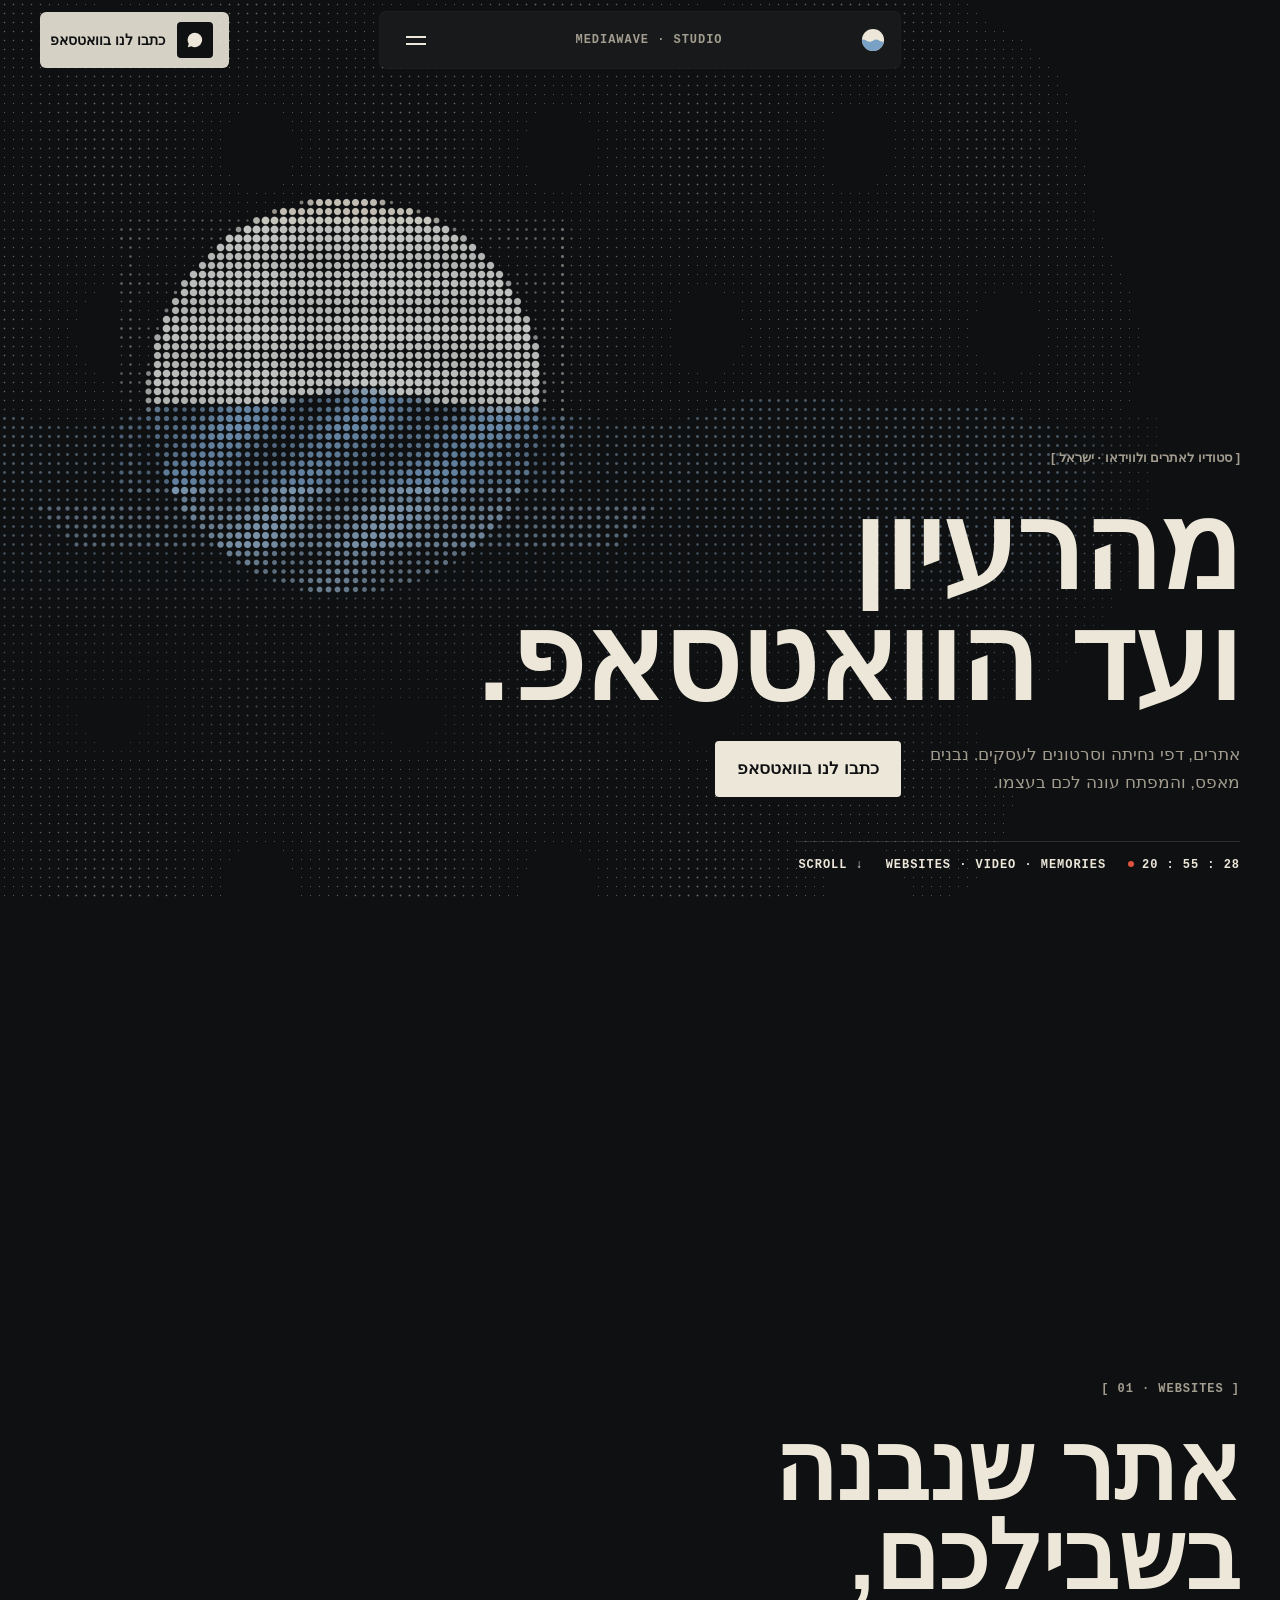
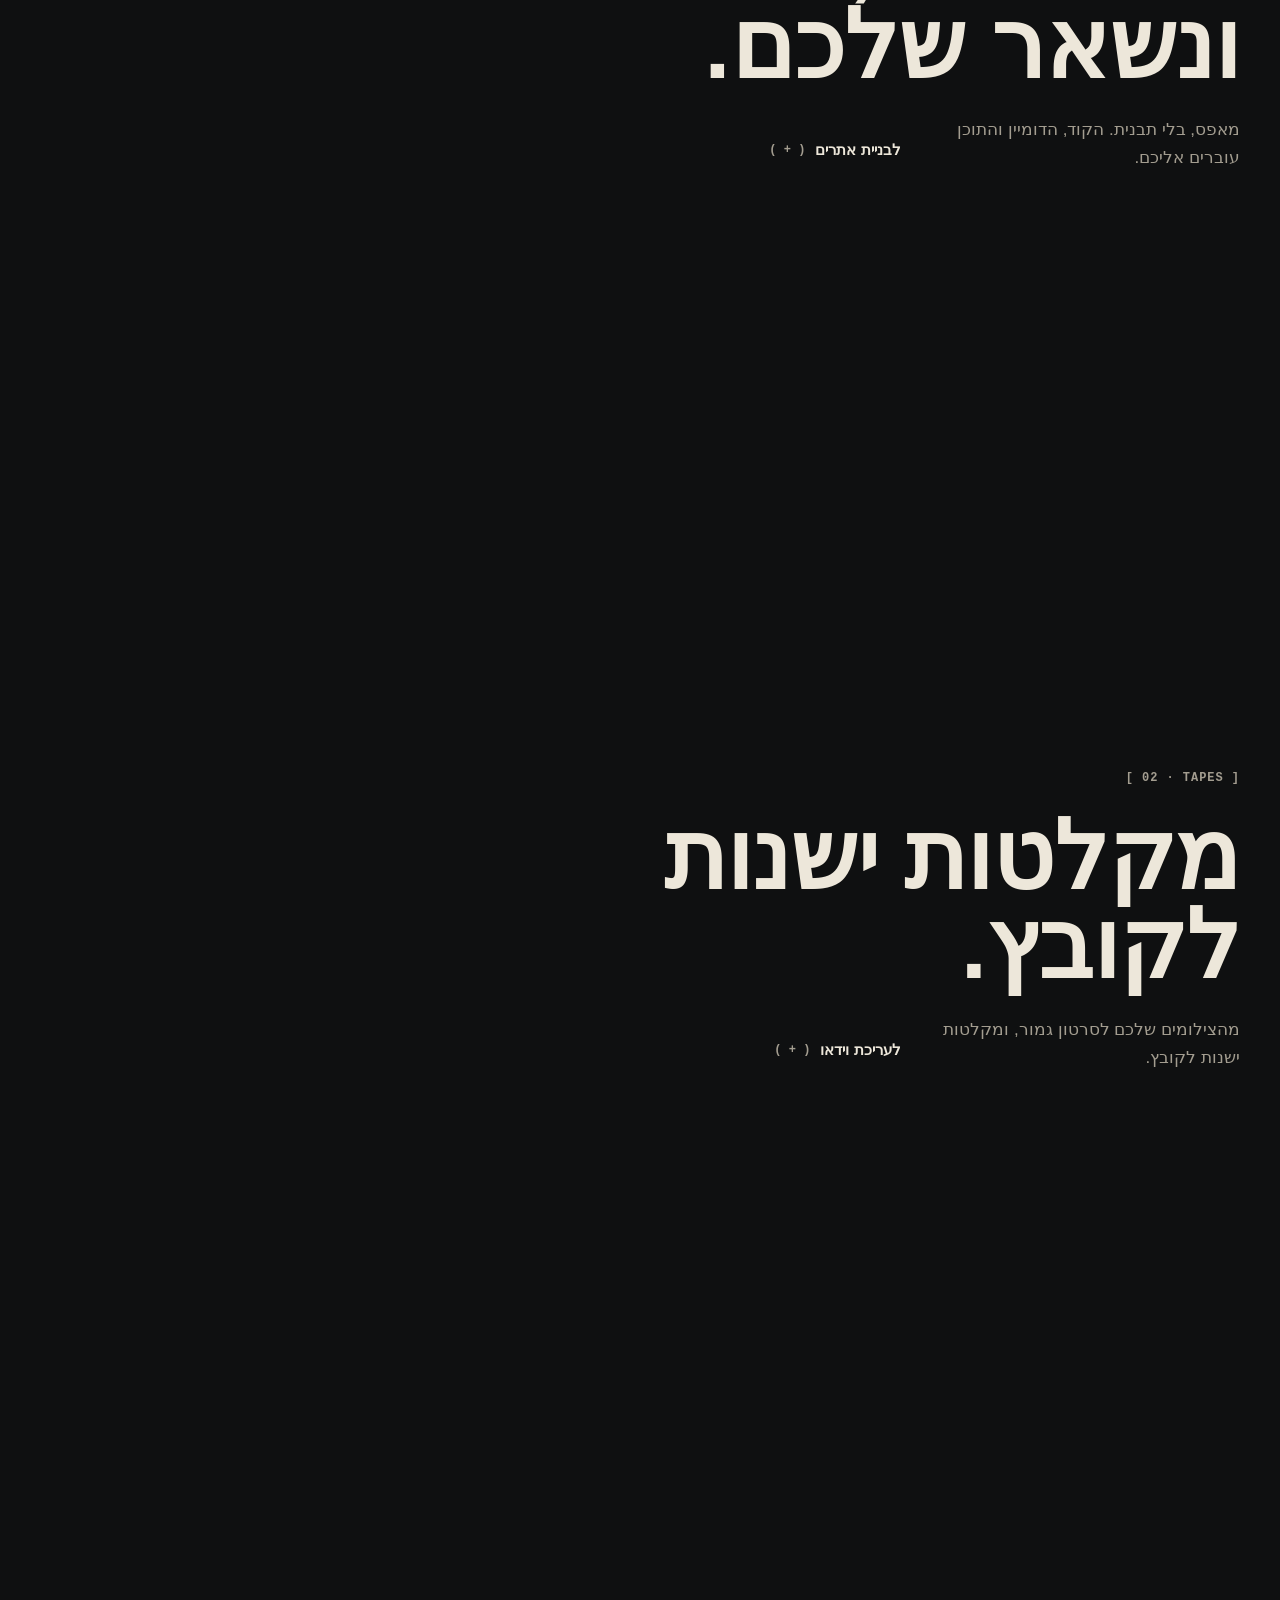
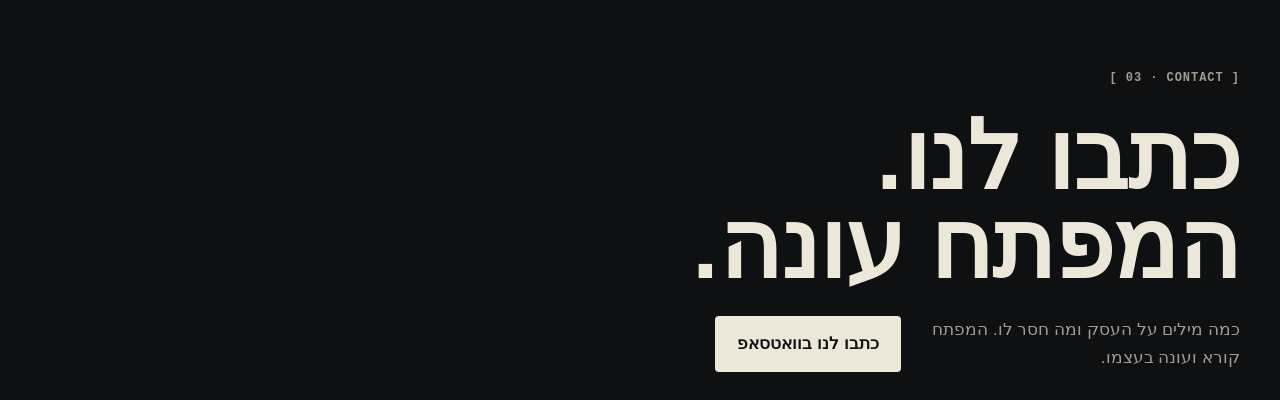
<file: skills/site-director/assets/proof/material-proof.html>
<!doctype html>
<!--
  site-director · direction proof template (references/direction-proof.md).
  The MediaWave "sea of dots" proof that Nati approved on 19.10.2026, kept as a starting point:
  a fixed WebGL halftone field behind the page (fs shader: one function per chapter shape, blended by
  scroll), an opening (counter, the field gathers into the mark, lines rise), a header card, a contact
  card, bracket labels, a live clock, two-line display type, ink keys.
  To adapt: replace the shape functions (horizon, laptop, reels, bubble) with the client's subjects,
  the colours (BG, CREAM, BLUE and the CSS variables), the copy (real, marked for approval) and the
  mark in the header. Fonts: keep the two FONT_A and FONT_B placeholders (Hebrew range, Latin range) and run
  node <skill>/scripts/embed-fonts.mjs material-proof.html out.html <font-a.woff2> <font-b.woff2>
  Never ship this file: it is a proof. The site build starts from its material, in the project's code.
-->
<html lang="he" dir="rtl">
<head>
<meta charset="utf-8">
<meta name="viewport" content="width=device-width, initial-scale=1, viewport-fit=cover">
<title>MediaWave · אב טיפוס: ים הנקודות</title>
<style>
@font-face{font-family:"MW Noto";src:url([data-uri]) format("woff2");font-weight:100 900;font-stretch:62.5% 100%;unicode-range:U+0590-05FF,U+200C-2010,U+20AA,U+25CC,U+FB1D-FB4F}
@font-face{font-family:"MW Noto";src:url([data-uri]) format("woff2");font-weight:100 900;font-stretch:62.5% 100%;unicode-range:U+0000-00FF,U+2000-206F}
:root{--bg:#0F1011;--card:#17191B;--cream:#EDE7DA;--mute:#A39D90;--blue:#79A0C5;--rule:rgba(237,231,218,.14);--mono:ui-monospace,"Cascadia Mono",Consolas,monospace;--ease:cubic-bezier(.16,1,.3,1);--gut:16px}
@media (min-width:768px){:root{--gut:40px}}
*{box-sizing:border-box;margin:0}
html{background:var(--bg);color:var(--cream);font-family:"MW Noto",Arial,sans-serif;-webkit-text-size-adjust:100%}
body{background:var(--bg);overflow-x:hidden}
canvas#field{position:fixed;inset:0;width:100vw;height:100vh;z-index:0;display:block}
.lbl{font:600 12px/1.2 var(--mono);letter-spacing:.08em;color:var(--mute);direction:ltr;unicode-bidi:isolate}
.lbl-he{font:700 13px/1.3 "MW Noto",Arial,sans-serif;color:var(--mute)}
.br::before{content:"[ "}.br::after{content:" ]"}

/* header pill + contact card (Lama's structure, our content) */
.bar{position:fixed;top:12px;inset-inline:var(--gut);z-index:20;display:flex;justify-content:center;pointer-events:none}
.pill{pointer-events:auto;display:flex;align-items:center;justify-content:space-between;gap:18px;width:min(100%,520px);height:56px;padding:0 14px;background:var(--card);border-radius:6px;box-shadow:0 0 0 1px rgba(237,231,218,.06)}
.pill .mark{width:26px;height:26px}
.burger{width:44px;height:44px;display:grid;place-content:center;gap:5px;background:none;border:0;cursor:pointer}
.burger i{display:block;width:20px;height:2px;background:var(--cream)}
.card{position:fixed;top:12px;left:var(--gut);z-index:20;display:none;align-items:center;gap:12px;height:56px;padding:0 16px 0 10px;border-radius:6px;background:rgba(237,231,218,.9);color:#0F1011;text-decoration:none;font:700 14px "MW Noto",Arial;overflow:hidden;isolation:isolate}
.card .dot{width:36px;height:36px;border-radius:4px;background:#0F1011;display:grid;place-items:center}
.card::before{content:"";position:absolute;inset:0;z-index:-1;background:var(--blue);clip-path:circle(0 at var(--x,10%) var(--y,50%));transition:clip-path .55s var(--ease)}
.card:hover::before{clip-path:circle(150% at var(--x,10%) var(--y,50%))}
@media (min-width:1100px){.card{display:flex}}

/* sections */
main{position:relative;z-index:1}
.s{position:relative;min-height:100svh;padding:96px var(--gut) 28px;display:grid;align-content:end}
.s .in{display:grid;gap:18px;max-width:1360px;width:100%;margin-inline:auto}
h1,.h2{font-family:"MW Noto",Arial,sans-serif;font-weight:800;font-stretch:75%;line-height:.94;color:var(--cream);letter-spacing:0}
h1{font-size:clamp(48px,13.2vw,168px)}
.h2{font-size:clamp(40px,10.6vw,120px)}
@media (min-width:1100px){.s .in>:is(h1,.h2,.row){max-width:66%}.s .in{justify-items:start}h1{font-size:min(9.2vw,150px)}.h2{font-size:min(7.4vw,120px)}}
.line{display:block;overflow:hidden;padding-bottom:.06em;margin-bottom:-.06em}
.line>span{display:inline-block;transform:translateY(105%);transition:transform 1.1s var(--ease)}
.on .line>span{transform:none}
.on .line:nth-child(2)>span{transition-delay:.08s}
.fade{opacity:0;transform:translateY(14px);transition:opacity .9s var(--ease),transform .9s var(--ease)}
.on .fade{opacity:1;transform:none}
.on .fade.d1{transition-delay:.25s}.on .fade.d2{transition-delay:.38s}.on .fade.d3{transition-delay:.5s}
.sub{max-width:34ch;font-size:17px;line-height:1.65;color:var(--mute)}
.row{display:grid;gap:18px}
@media (min-width:1100px){.row{grid-template-columns:1fr auto;align-items:end}.s .in{gap:26px}}
.meta{display:flex;flex-wrap:wrap;justify-content:space-between;gap:10px 22px;padding-top:16px;margin-top:18px;border-top:1px solid var(--rule)}
.meta .lbl{color:var(--cream)}
.rec::before{content:"";display:inline-block;width:6px;height:6px;border-radius:50%;background:#E0533F;margin-inline-end:8px;vertical-align:middle}

/* the key, H2: ink spreads from the entry side and says where it goes */
.key{position:relative;display:inline-grid;align-items:center;justify-self:start;min-height:56px;padding:0 22px;border-radius:4px;background:var(--cream);color:#0F1011;text-decoration:none;font:700 17px "MW Noto",Arial;overflow:hidden;isolation:isolate;cursor:pointer}
.key::before{content:"";position:absolute;inset:0;z-index:-1;background:var(--blue);clip-path:circle(0 at var(--x,50%) var(--y,50%));transition:clip-path .55s var(--ease)}
.key .roll{display:grid;height:1.4em;overflow:hidden;line-height:1.4em}
.key .roll span{grid-area:1/1;transition:transform .55s var(--ease)}
.key .roll span+span{transform:translateY(100%)}
@media (hover:hover){.key:hover::before{clip-path:circle(150% at var(--x,50%) var(--y,50%))}.key:hover .roll span:first-child{transform:translateY(-100%)}.key:hover .roll span+span{transform:none}}
.key:focus-visible,.card:focus-visible{outline:3px solid var(--blue);outline-offset:3px}
.go{display:inline-flex;align-items:center;gap:10px;min-height:44px;color:var(--cream);text-decoration:none;font:700 15px "MW Noto",Arial}
.go::after{content:"( + )";font:600 12px var(--mono);color:var(--mute);direction:ltr}

/* the opening */
.intro{position:fixed;inset:0;z-index:50;display:grid;place-items:center;pointer-events:none}
.intro .tc{font:600 13px/1 var(--mono);letter-spacing:.16em;color:var(--mute);direction:ltr;transition:opacity .4s ease}
.intro.out .tc{opacity:0}
.scrollcue{position:absolute;bottom:22px;left:50%;translate:-50% 0}
@media (prefers-reduced-motion:reduce){.line>span,.fade{transition:none}}
</style>
</head>
<body>
<canvas id="field" aria-hidden="true"></canvas>

<div class="bar"><div class="pill">
  <svg class="mark" viewBox="-20 -20 40 40" aria-hidden="true"><clipPath id="c"><circle r="17"/></clipPath><g clip-path="url(#c)"><rect x="-20" y="-20" width="40" height="40" fill="#EDE7DA"/><path d="M-20 1q5-3.5 10 0t10 0t10 0t10 0V20H-20z" fill="#79A0C5"/></g></svg>
  <span class="lbl">MEDIAWAVE · STUDIO</span>
  <button class="burger" type="button" aria-label="תפריט"><i></i><i></i></button>
</div></div>
<a class="card" href="#" id="card"><span class="dot"><svg width="18" height="18" viewBox="0 0 24 24" aria-hidden="true"><path fill="#EDE7DA" d="M12 2.2a9.7 9.7 0 0 0-8.3 14.8L2.4 21.6l4.7-1.2A9.7 9.7 0 1 0 12 2.2Z"/></svg></span>כתבו לנו בוואטסאפ</a>

<main>
  <section class="s" data-scene="0" id="hero">
    <div class="in">
      <p class="lbl-he br fade">סטודיו לאתרים ולווידאו · ישראל</p>
      <h1><span class="line"><span>מהרעיון</span></span><span class="line"><span>ועד הוואטסאפ.</span></span></h1>
      <div class="row">
        <p class="sub fade d1">אתרים, דפי נחיתה וסרטונים לעסקים. נבנים מאפס, והמפתח עונה לכם בעצמו.</p>
        <a class="key fade d2" href="#"><span class="roll"><span>כתבו לנו בוואטסאפ</span><span>פותח וואטסאפ</span></span></a>
      </div>
      <div class="meta fade d3">
        <span class="lbl rec" id="clock">00 : 00 : 00</span>
        <span class="lbl">WEBSITES · VIDEO · MEMORIES</span>
        <span class="lbl">SCROLL ↓</span>
      </div>
    </div>
  </section>

  <section class="s" data-scene="1">
    <div class="in">
      <p class="lbl br fade">01 · WEBSITES</p>
      <p class="h2"><span class="line"><span>אתר שנבנה בשבילכם,</span></span><span class="line"><span>ונשאר שלכם.</span></span></p>
      <div class="row"><p class="sub fade d1">מאפס, בלי תבנית. הקוד, הדומיין והתוכן עוברים אליכם.</p><a class="go fade d2" href="#">לבניית אתרים</a></div>
    </div>
  </section>

  <section class="s" data-scene="2">
    <div class="in">
      <p class="lbl br fade">02 · TAPES</p>
      <p class="h2"><span class="line"><span>מקלטות ישנות</span></span><span class="line"><span>לקובץ.</span></span></p>
      <div class="row"><p class="sub fade d1">מהצילומים שלכם לסרטון גמור, ומקלטות ישנות לקובץ.</p><a class="go fade d2" href="#">לעריכת וידאו</a></div>
    </div>
  </section>

  <section class="s" data-scene="3">
    <div class="in">
      <p class="lbl br fade">03 · CONTACT</p>
      <p class="h2"><span class="line"><span>כתבו לנו.</span></span><span class="line"><span>המפתח עונה.</span></span></p>
      <div class="row"><p class="sub fade d1">כמה מילים על העסק ומה חסר לו. המפתח קורא ועונה בעצמו.</p><a class="key fade d2" href="#"><span class="roll"><span>כתבו לנו בוואטסאפ</span><span>פותח וואטסאפ</span></span></a></div>
    </div>
  </section>
</main>

<div class="intro" id="intro" aria-hidden="true"><p class="tc" id="tc">00:00:00:00</p></div>

<script id="vs" type="x-shader/x-vertex">
attribute vec2 p; void main(){ gl_Position = vec4(p, 0.0, 1.0); }
</script>
<script id="fs" type="x-shader/x-fragment">
precision highp float;
uniform vec2 uRes; uniform float uCell; uniform float uTime; uniform vec2 uPtr; uniform float uPtrE;
uniform float uScene; uniform float uIntro; uniform float uSpin; uniform vec2 uC; uniform float uR;
const vec3 BG = vec3(0.059, 0.063, 0.067);
const vec3 CREAM = vec3(0.929, 0.906, 0.855);
const vec3 BLUE = vec3(0.475, 0.627, 0.773);

float tri(vec2 p, vec2 a, vec2 b, vec2 c){
  vec2 e0 = b - a, e1 = c - b, e2 = a - c, v0 = p - a, v1 = p - b, v2 = p - c;
  vec2 pq0 = v0 - e0 * clamp(dot(v0, e0) / dot(e0, e0), 0.0, 1.0);
  vec2 pq1 = v1 - e1 * clamp(dot(v1, e1) / dot(e1, e1), 0.0, 1.0);
  vec2 pq2 = v2 - e2 * clamp(dot(v2, e2) / dot(e2, e2), 0.0, 1.0);
  float sg = sign(e0.x * e2.y - e0.y * e2.x);
  vec2 d = min(min(vec2(dot(pq0, pq0), sg * (v0.x * e0.y - v0.y * e0.x)), vec2(dot(pq1, pq1), sg * (v1.x * e1.y - v1.y * e1.x))), vec2(dot(pq2, pq2), sg * (v2.x * e2.y - v2.y * e2.x)));
  return -sqrt(d.x) * sign(d.y);
}
float box(vec2 p, vec2 b, float r){ vec2 q = abs(p) - b + r; return length(max(q, 0.0)) + min(max(q.x, q.y), 0.0) - r; }
float wsea(vec2 c, float t){ return sin(c.x * 0.013 + t * 0.55) * 0.045 + sin(c.x * 0.031 - t * 0.9 + c.y * 0.004) * 0.022; }

// value (0..1) and blueness of one cell, per scene
vec2 horizon(vec2 c, float t){
  vec2 q = (c - uC) / uR;
  float d = length(q) - 1.0;
  float inD = 1.0 - smoothstep(-0.015, 0.015, d);
  float sea = q.y - (-0.04 + wsea(c, t) / 1.0);
  float under = 1.0 - smoothstep(-0.02, 0.02, sea);
  float depth = clamp(-sea, 0.0, 1.0);
  float vSea = 0.42 + 0.38 * (0.5 + 0.5 * sin(c.x * 0.05 + t * 1.3 + depth * 9.0)) * (1.0 - depth * 0.4);
  float v = inD * mix(0.88, vSea, under);
  // the sea goes on past the disc, low and quiet
  float band = (1.0 - inD) * (1.0 - smoothstep(-0.02, 0.02, q.y + 0.06 - wsea(c, t) * 1.5)) * smoothstep(-1.9, -0.25, q.y) * 0.22;
  return vec2(v + band, max(under * inD, step(0.001, band)));
}
vec2 laptop(vec2 c, float t){
  vec2 q = (c - uC) / uR;
  float scr = box(q - vec2(0.0, 0.2), vec2(1.15, 0.72), 0.06);
  float inScr = 1.0 - smoothstep(-0.01, 0.01, scr);
  float rim = 1.0 - smoothstep(0.0, 0.035, abs(scr + 0.05));
  float scan = 0.35 + 0.25 * sin(q.y * 26.0 - t * 2.2) + 0.15 * sin(q.x * 9.0 + t);
  vec2 qb = q - vec2(0.0, -0.66);
  float w = 1.35 + (qb.y + 0.12) * 0.9;
  float base = 1.0 - smoothstep(0.0, 0.02, max(abs(qb.x) - w, abs(qb.y) - 0.1));
  float v = max(rim * 0.95, inScr * scan) + base * 0.8;
  return vec2(v, inScr * (1.0 - rim));
}
vec2 reels(vec2 c, float t){
  vec2 q = (c - uC) / uR;
  float v = 0.0; float b = 0.0;
  for (int i = 0; i < 2; i++) {
    vec2 o = vec2(i == 0 ? -0.62 : 0.62, 0.0);
    vec2 r = q - o;
    float d = length(r);
    float pack = i == 0 ? 0.55 - uSpin * 0.0 : 0.55;
    float a = atan(r.y, r.x) + (i == 0 ? uSpin * 1.6 : uSpin * 1.15);
    float ring = 1.0 - smoothstep(0.0, 0.02, abs(d - 0.5) - 0.035);
    float spokes = step(0.12, d) * step(d, 0.22) * step(0.0, cos(a * 6.0));
    float hub = 1.0 - smoothstep(0.0, 0.02, abs(d - 0.12) - 0.02);
    float tape = (1.0 - smoothstep(0.47, 0.49, d)) * step(0.24, d) * (0.45 + 0.2 * sin(d * 60.0));
    v = max(v, max(max(ring * 0.95, spokes * 0.9), max(hub, tape)));
    b = max(b, tape > 0.0 ? 1.0 : 0.0);
  }
  float shell = 1.0 - smoothstep(0.0, 0.025, abs(box(q, vec2(1.3, 0.78), 0.12)) - 0.02);
  return vec2(max(v, shell * 0.8), b);
}
vec2 bubble(vec2 c, float t){
  vec2 q = (c - uC) / uR;
  float b = box(q - vec2(0.0, 0.1), vec2(1.2, 0.75), 0.35);
  float tail = tri(q, vec2(0.45, -0.5), vec2(0.95, -0.5), vec2(1.12, -0.98));
  float d = min(b, tail);
  float inB = 1.0 - smoothstep(-0.01, 0.01, d);
  float typing = 0.0;
  for (int k = 0; k < 3; k++) {
    float fk = float(k);
    float bob = 0.06 * max(0.0, sin(t * 4.0 - fk * 0.9));
    typing = max(typing, 1.0 - smoothstep(0.1, 0.12, length(q - vec2(-0.45 + fk * 0.45, 0.1 + bob))));
  }
  return vec2(inB * mix(0.82, 0.08, typing), typing);
}

void main(){
  vec2 px = gl_FragCoord.xy;
  vec2 cell = floor(px / uCell);
  vec2 c = (cell + 0.5) * uCell;
  float t = uTime;
  float s0 = max(0.0, 1.0 - abs(uScene - 0.0));
  float s1 = max(0.0, 1.0 - abs(uScene - 1.0));
  float s2 = max(0.0, 1.0 - abs(uScene - 2.0));
  float s3 = max(0.0, 1.0 - abs(uScene - 3.0));
  vec2 f = vec2(0.0);
  if (s0 > 0.0) f += horizon(c, t) * s0;
  if (s1 > 0.0) f += laptop(c, t) * s1;
  if (s2 > 0.0) f += reels(c, t) * s2;
  if (s3 > 0.0) f += bubble(c, t) * s3;
  // a quiet field everywhere, like grain on paper
  float amb = 0.05 + 0.04 * sin(c.x * 0.021 + t * 0.4) * sin(c.y * 0.017 - t * 0.3);
  float v = max(f.x, amb);
  // the finger or the pointer ripples the dots like water
  float pd = length(c - uPtr);
  v += uPtrE * 0.55 * exp(-pd / (0.55 * uR)) * (0.5 + 0.5 * sin(pd * 0.075 - t * 7.0));
  // the opening: the field arrives from the centre of the mark
  float reach = uIntro * length(uRes) * 1.1;
  v *= smoothstep(reach, reach - 160.0, length(c - uC));
  v = clamp(v, 0.0, 1.0);
  float r = pow(v, 0.62) * uCell * 0.5;
  float a = 1.0 - smoothstep(r - 0.8, r + 0.6, length(px - c));
  a *= step(0.02, v);
  vec3 col = mix(CREAM, BLUE, clamp(f.y, 0.0, 1.0));
  gl_FragColor = vec4(mix(BG, col, a * (0.35 + 0.65 * v)), 1.0);
}
</script>

<script>
(() => {
  const cv = document.getElementById('field');
  const gl = cv.getContext('webgl', { antialias: false, alpha: false, powerPreference: 'high-performance' });
  const reduce = matchMedia('(prefers-reduced-motion: reduce)').matches && !/motion=full/.test(location.search);
  const lerp = (a, b, k) => a + (b - a) * k;
  const sections = [...document.querySelectorAll('.s')];
  let W = 0, H = 0, DPR = 1, cell = 8;
  const st = { t: 0, scene: 0, sceneT: 0, intro: 0, introT: 0, ptr: [-9999, -9999], ptrT: [-9999, -9999], ptrE: 0, spin: 0, lastY: scrollY };

  const prog = (() => {
    const sh = (type, id) => { const s = gl.createShader(type); gl.shaderSource(s, document.getElementById(id).textContent); gl.compileShader(s); if (!gl.getShaderParameter(s, gl.COMPILE_STATUS)) console.error(gl.getShaderInfoLog(s)); return s; };
    const p = gl.createProgram(); gl.attachShader(p, sh(gl.VERTEX_SHADER, 'vs')); gl.attachShader(p, sh(gl.FRAGMENT_SHADER, 'fs')); gl.linkProgram(p); gl.useProgram(p);
    const b = gl.createBuffer(); gl.bindBuffer(gl.ARRAY_BUFFER, b); gl.bufferData(gl.ARRAY_BUFFER, new Float32Array([-1, -1, 1, -1, -1, 1, 1, 1]), gl.STATIC_DRAW);
    const loc = gl.getAttribLocation(p, 'p'); gl.enableVertexAttribArray(loc); gl.vertexAttribPointer(loc, 2, gl.FLOAT, false, 0, 0);
    return p;
  })();
  const U = Object.fromEntries(['uRes', 'uCell', 'uTime', 'uPtr', 'uPtrE', 'uScene', 'uIntro', 'uSpin', 'uC', 'uR'].map((n) => [n, gl.getUniformLocation(prog, n)]));

  function size() {
    DPR = Math.min(innerWidth < 768 ? 2 : 1.5, devicePixelRatio || 1);
    W = innerWidth; H = innerHeight;
    cv.width = Math.round(W * DPR); cv.height = Math.round(H * DPR);
    gl.viewport(0, 0, cv.width, cv.height);
    cell = (W < 768 ? 7 : 9) * DPR;
  }
  size(); addEventListener('resize', size);

  // where the shape lives: above the text on a phone, beside it (inline-end, left) on a desktop
  const centre = () => W < 1100 ? [W * 0.5, H * (W < 768 ? 0.3 : 0.32)] : [W * 0.27, H * 0.44];
  const radius = () => W < 768 ? Math.min(W * 0.3, H * 0.16) : Math.min(W, H) * (W < 1100 ? 0.22 : 0.22);

  const onPtr = (x, y) => { st.ptrT = [x, y]; st.ptrE = 1; };
  addEventListener('pointermove', (e) => onPtr(e.clientX, e.clientY), { passive: true });
  addEventListener('touchmove', (e) => { const t = e.touches[0]; if (t) onPtr(t.clientX, t.clientY); }, { passive: true });

  function sceneTarget() {
    const mid = scrollY + H * 0.5;
    for (let i = 0; i < sections.length; i++) {
      const s = sections[i], top = s.offsetTop, h = s.offsetHeight;
      if (mid < top + h) return Math.max(0, i - 1 + Math.min(1, Math.max(0, (mid - top) / (h * 0.5))));
    }
    return sections.length - 1;
  }

  const t0 = performance.now();
  function frame(now) {
    st.t = (now - t0) / 1000;
    st.sceneT = sceneTarget();
    st.scene = lerp(st.scene, st.sceneT, 0.08);
    st.intro = lerp(st.intro, st.introT, 0.035);
    const dy = scrollY - st.lastY; st.lastY = scrollY; st.spin += dy * 0.004;
    st.ptr = [lerp(st.ptr[0], st.ptrT[0], 0.18), lerp(st.ptr[1], st.ptrT[1], 0.18)];
    st.ptrE *= 0.975;
    const [cx, cy] = centre();
    gl.uniform2f(U.uRes, cv.width, cv.height);
    gl.uniform1f(U.uCell, cell);
    gl.uniform1f(U.uTime, reduce ? 0 : st.t);
    gl.uniform2f(U.uPtr, st.ptr[0] * DPR, (H - st.ptr[1]) * DPR);
    gl.uniform1f(U.uPtrE, reduce ? 0 : st.ptrE);
    gl.uniform1f(U.uScene, st.scene);
    gl.uniform1f(U.uIntro, st.intro);
    gl.uniform1f(U.uSpin, st.spin);
    gl.uniform2f(U.uC, cx * DPR, (H - cy) * DPR);
    gl.uniform1f(U.uR, radius() * DPR);
    gl.drawArrays(gl.TRIANGLE_STRIP, 0, 4);
    if (!document.hidden) requestAnimationFrame(frame);
  }
  document.addEventListener('visibilitychange', () => { if (!document.hidden) requestAnimationFrame(frame); });
  requestAnimationFrame(frame);

  // reveal each section's type as it arrives
  const io = new IntersectionObserver((es) => es.forEach((e) => { if (e.isIntersecting) e.target.classList.add('on'); }), { threshold: 0.35 });
  const startReveals = () => sections.forEach((s) => io.observe(s));

  // the opening: a second of timecode, the field gathers into the mark, then the type
  const intro = document.getElementById('intro'), tc = document.getElementById('tc');
  if (reduce) { st.introT = 1; st.intro = 1; intro.remove(); sections[0].classList.add('on'); startReveals(); }
  else {
    const tStart = performance.now();
    const tick = () => {
      const f = Math.min(25, Math.floor((performance.now() - tStart) / 40));
      tc.textContent = f >= 25 ? '00:00:01:00' : `00:00:00:${String(f).padStart(2, '0')}`;
      if (f < 25) requestAnimationFrame(tick);
    };
    requestAnimationFrame(tick);
    setTimeout(() => { st.introT = 1; }, 450);
    setTimeout(() => { intro.classList.add('out'); }, 1250);
    setTimeout(() => { intro.remove(); sections[0].classList.add('on'); startReveals(); }, 1700);
  }

  // live clock, Israel time (true data)
  const clock = document.getElementById('clock');
  const tickClock = () => { clock.textContent = new Intl.DateTimeFormat('he-IL', { hour: '2-digit', minute: '2-digit', second: '2-digit', hour12: false, timeZone: 'Asia/Jerusalem' }).format(new Date()).split(':').join(' : '); };
  tickClock(); setInterval(tickClock, 1000);

  // ink from the entry side
  document.querySelectorAll('.key, .card').forEach((k) => k.addEventListener('pointerenter', (e) => {
    const r = k.getBoundingClientRect(); k.style.setProperty('--x', `${e.clientX - r.left}px`); k.style.setProperty('--y', `${e.clientY - r.top}px`);
  }));
})();
</script>
</body>
</html>
</file>
